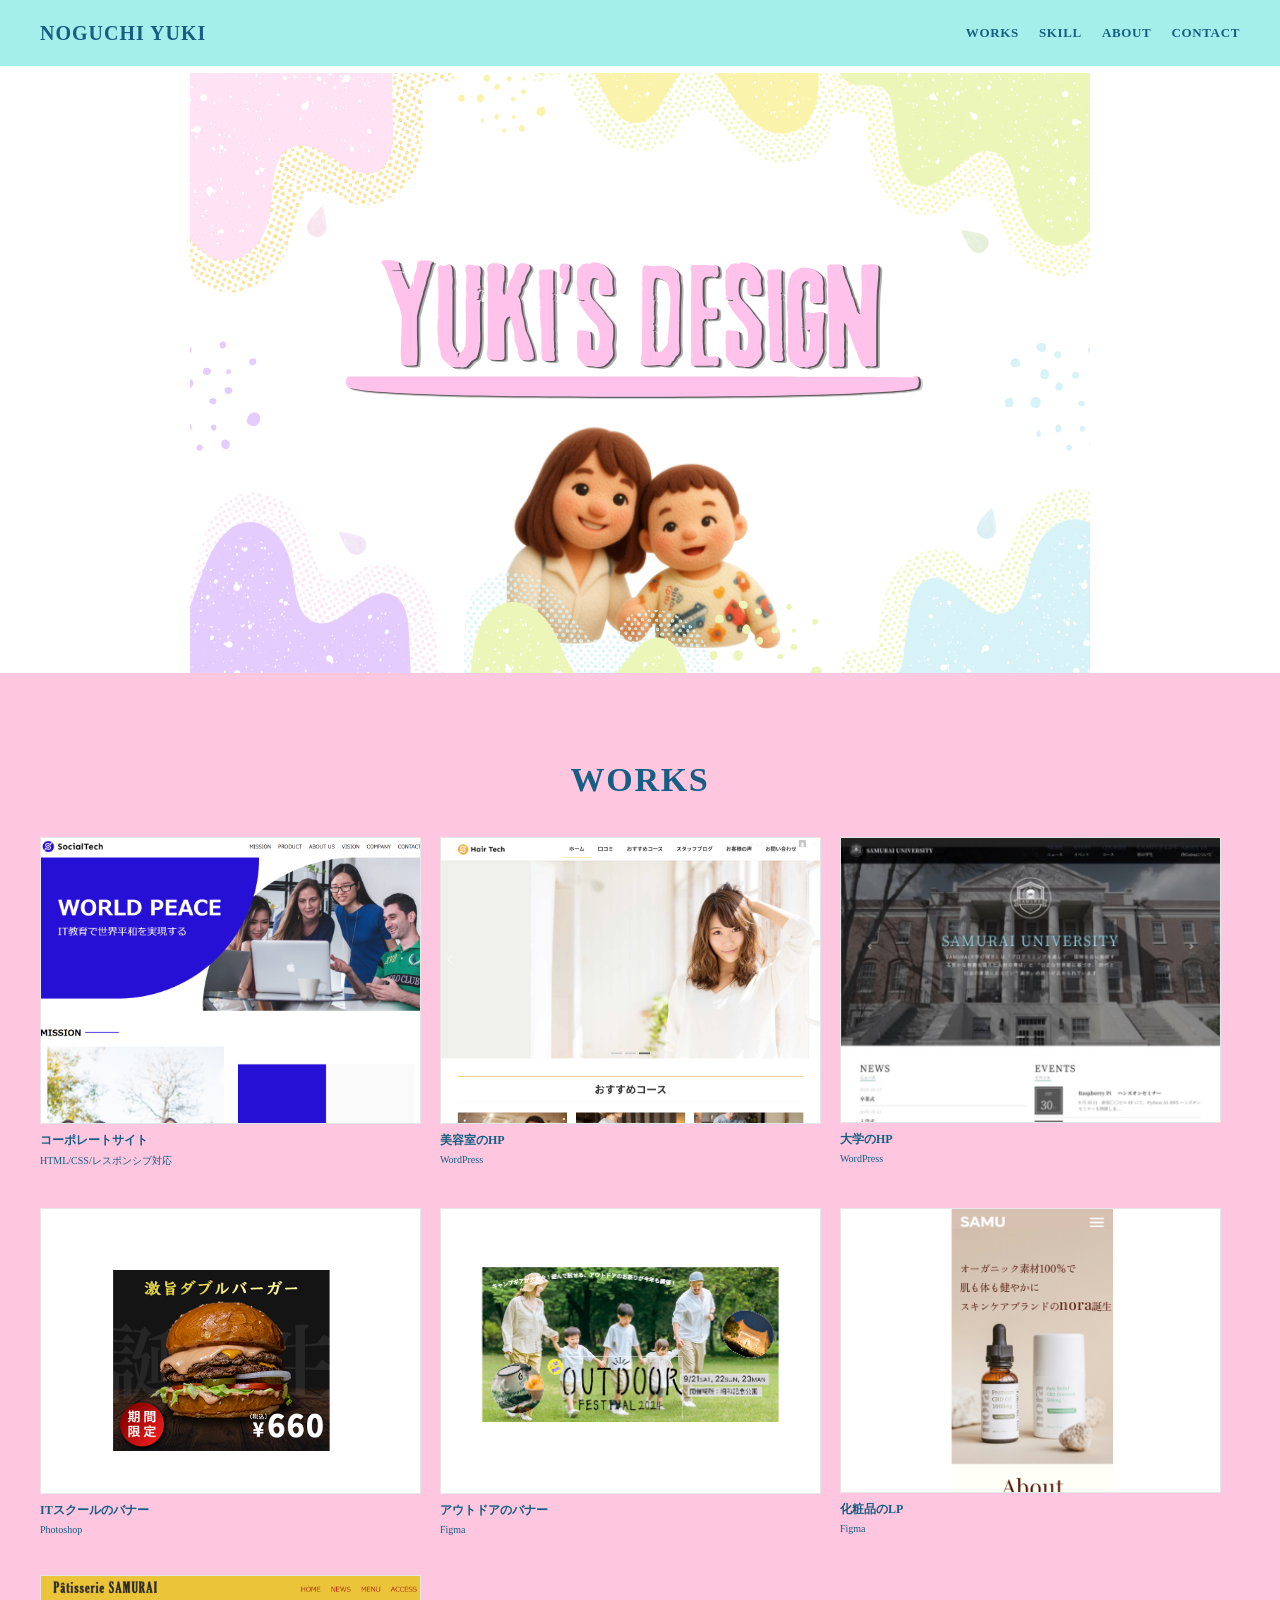
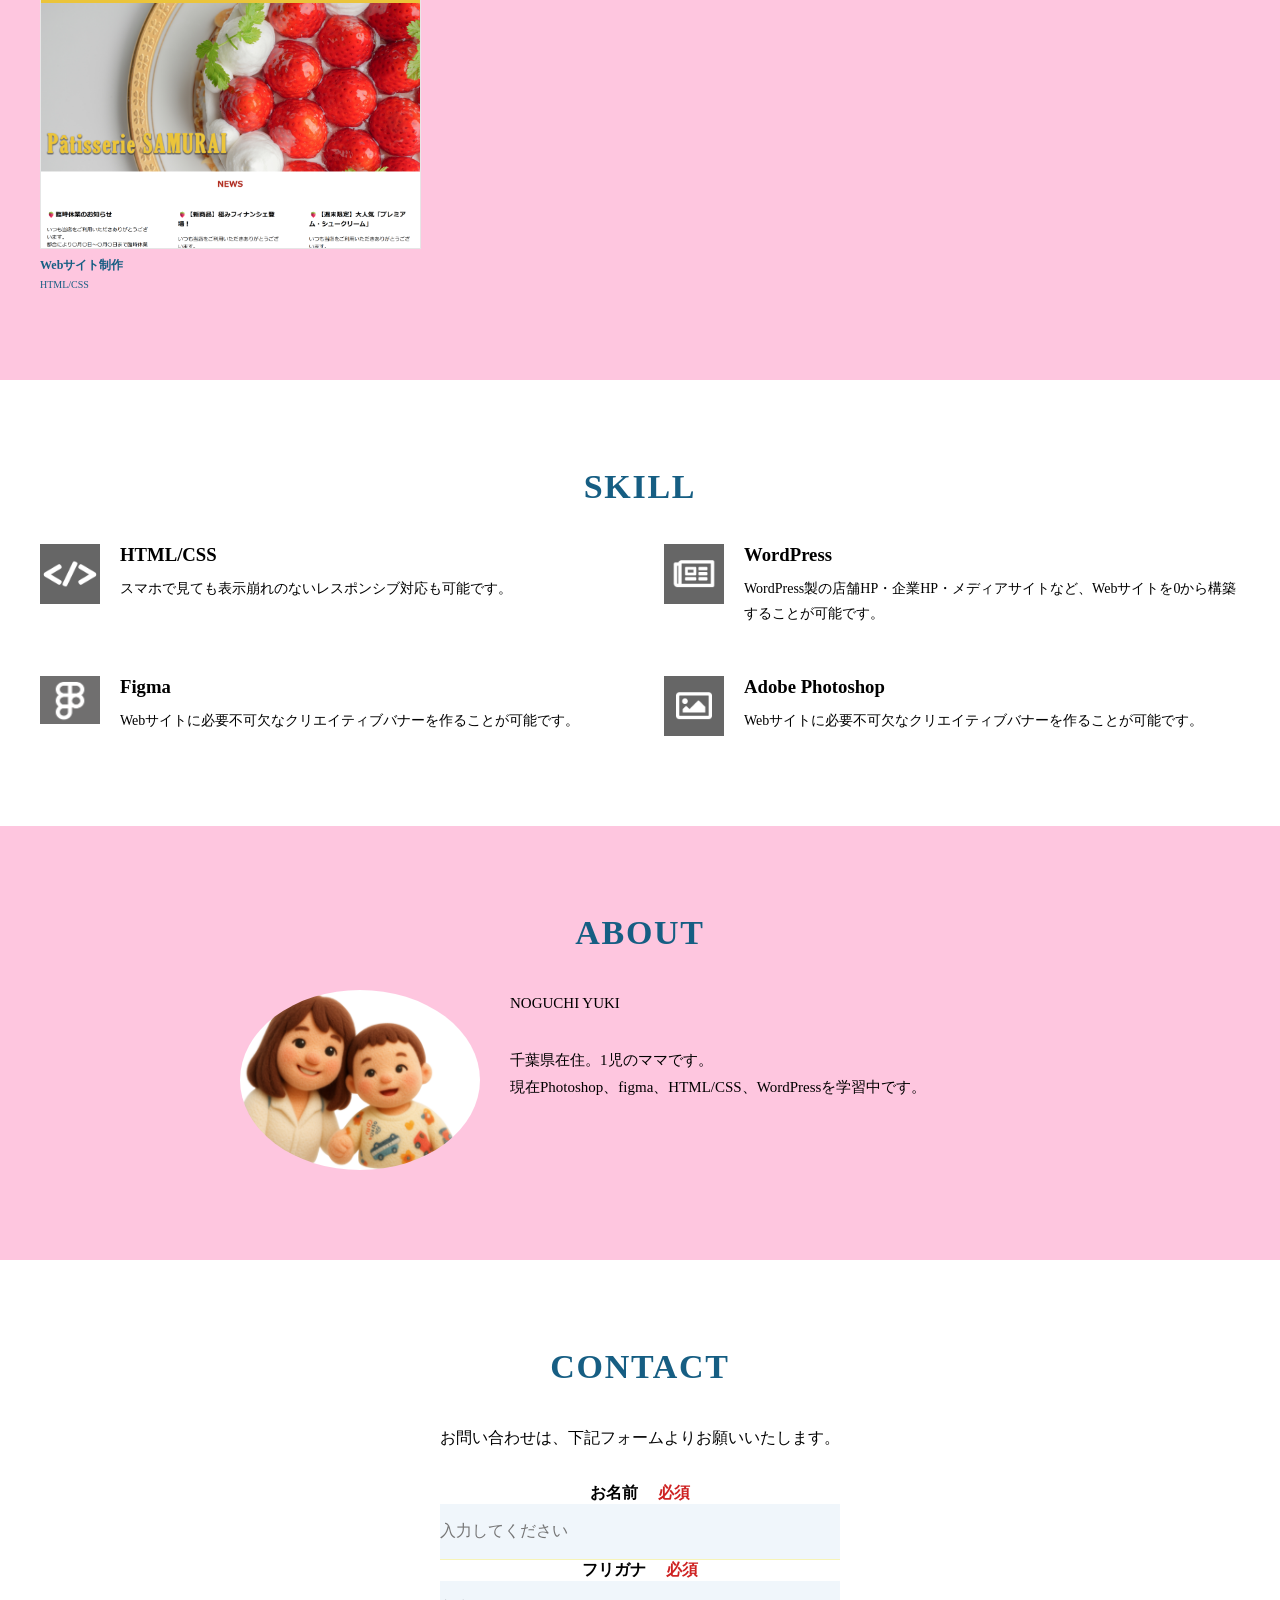
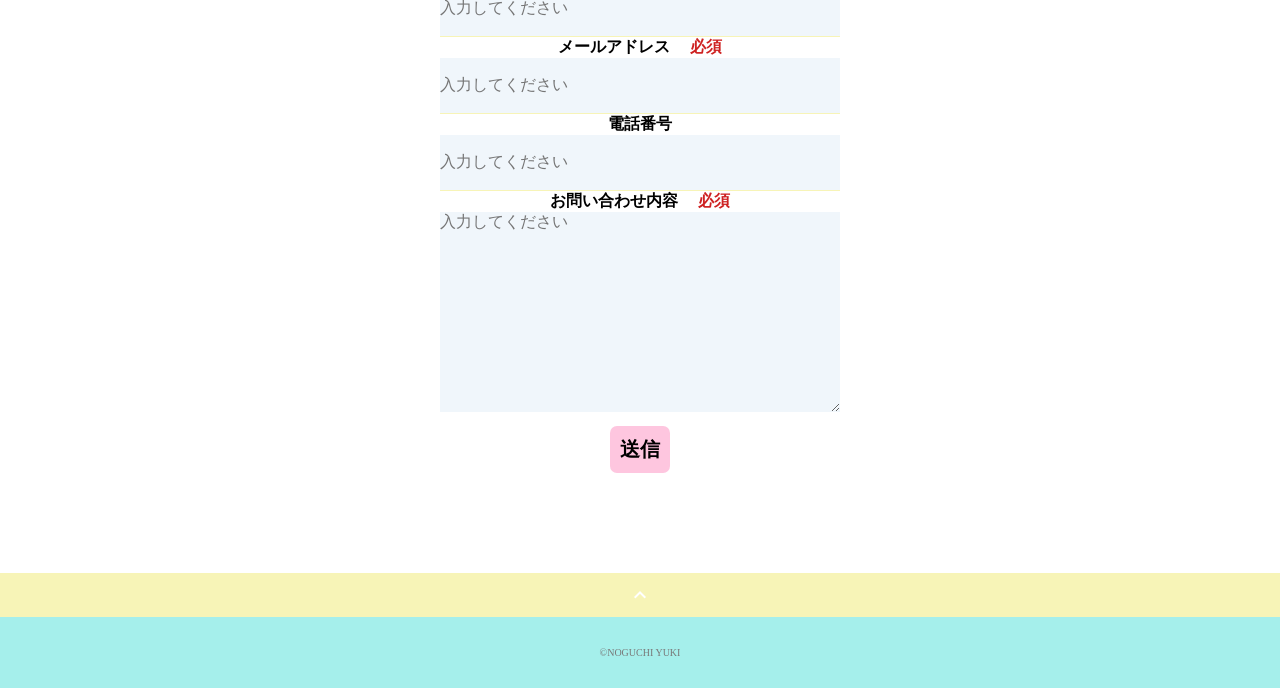
<file: index.html>
<!DOCTYPE html>
<html>
<head>
  <meta charset="utf-8">
  <meta name="viewport" content="width=device-width, initial-scale=1.0, maximum-scale=1.0, minimum-scale=1.0">
  <title>YUKI ポートフォリオ</title>
  <link rel="preconnect" href="https://fonts.googleapis.com">
  <link rel="preconnect" href="https://fonts.gstatic.com" crossorigin>
  <link href="https://fonts.googleapis.com/css2?family=Chewy&family=M+PLUS+U:wght@100..900&family=Winky+Rough:ital,wght@0,300..900;1,300..900&display=swap" rel="stylesheet">
  <link href="https://fonts.googleapis.com/css?family=Material+Icons+Outlined" rel="stylesheet">
  <link href="css/ress.css" media="all" rel="stylesheet" type="text/css" />
  <link href="css/style.css" media="all" rel="stylesheet" type="text/css" />
</head>

<body>
  <div class="wrapper">
    
    <!-- header -->
    <header class="header ">
      <div class="container">
        <h1 class="header-logo">
          <a href="#">NOGUCHI YUKI</a>
        </h1>
        <nav class="gnav">
          <ul class="gnav-list">
            <li class="gnav-item"><a href="#works">WORKS</a></li>
            <li class="gnav-item"><a href="#skill">SKILL</a></li>
            <li class="gnav-item"><a href="#about">ABOUT</a></li>
            <li class="gnav-item"><a href="#contact">CONTACT</a></li>
          </ul>
        </nav>
      </div>
    </header>
    <!-- /header -->

    <main class="content">

      <!-- mv -->
      <div class="mv">
        <div class="mv-container">
          <img src="img/main.png" alt="">
        </div>
      </div>
      <!-- /mv -->

      <!-- works -->
      <section class="works section" id="works">
        <div class="container">
          <h2 class="title">WORKS</h2>
          <div class="works-list">
            <a class="works-item" href="works-1.html">
              <div class="works-img"><img src="img/works/html1.png" alt="html1" /></div>
              <p class="works-name">コーポレートサイト</p>
              <p class="works-info">HTML/CSS/レスポンシブ対応</p>
            </a>
          
            <a class="works-item" href="works-3.html">
              <div class="works-img"><img src="img/works/wordpress1.png" alt="WordPress" /></div>
              <p class="works-name">美容室のHP</p>
              <p class="works-info">WordPress</p>
            </a>
            <a class="works-item" href="works-6.html">
              <div class="works-img"><img src="img/works/wordpress2.png" alt="WordPress2" /></div>
              <p class="works-name">大学のHP</p>
              <p class="works-info">WordPress</p>
            </a>
            <a class="works-item" href="works-4.html">
              <div class="works-img"><img src="img/works/photoshop.png" alt="Photoshop" /></div>
              <p class="works-name">ITスクールのバナー</p>
              <p class="works-info">Photoshop</p>
            </a>
            <a class="works-item" href="works-2.html">
              <div class="works-img"><img src="img/works/figma2.png" alt="photoshop" /></div>
              <p class="works-name">アウトドアのバナー</p>
              <p class="works-info">Figma</p>
            </a>
            <a class="works-item" href="works-5.html">
              <div class="works-img"><img src="img/works/figma.png" alt="Figma" /></div>
              <p class="works-name">化粧品のLP</p>
              <p class="works-info">Figma</p>
            </a>

            <a class="works-item" href="works-7.html">
              <div class="works-img"><img src="img/works/web.png" alt="Webサイト" /></div>
              <p class="works-name">Webサイト制作</p>
              <p class="works-info">HTML/CSS</p>
            </a>
            
          </div>
        </div>
      </section>
      <!-- /works -->

      <!-- skill -->
      <section class="skill section" id="skill">
        <div class="container">
          <h2 class="title">SKILL</h2>
          <div class="skill-list">
            <div class="skill-item">
              <p class="skill-img"><img src="img/skills/html.png" alt="html"></p>
              <div class="skill-body">
                <h3 class="skill-name">HTML/CSS</h3>
                <p class="skill-text">
                  スマホで見ても表示崩れのないレスポンシブ対応も可能です。</p>
              </div>
            </div>
            <div class="skill-item">
              <p class="skill-img"><img src="img/skills/wordpress.png" alt="wordpress"></p>
              <div class="skill-body">
                <h3 class="skill-name">WordPress</h3>
                <p class="skill-text">
                  WordPress製の店舗HP・企業HP・メディアサイトなど、Webサイトを0から構築することが可能です。</p>
              </div>
            </div>
            <div class="skill-item">
              <p class="skill-img"><img src="img/skills/figma.png" alt="javascript"></p>
              <div class="skill-body">
                <h3 class="skill-name">Figma</h3>
                <p class="skill-text">
                  Webサイトに必要不可欠なクリエイティブバナーを作ることが可能です。</p>
              </div>
            </div>
            <div class="skill-item">
              <p class="skill-img"><img src="img/skills/photoshop.png" alt="photoshop"></p>
              <div class="skill-body">
                <h3 class="skill-name">Adobe Photoshop</h3>
                <p class="skill-text">
                  Webサイトに必要不可欠なクリエイティブバナーを作ることが可能です。</p>
              </div>
            </div>
            
          </div>
        </div>
      </section>
      <!-- /skill -->

      <!-- about -->
      <section class="about section" id="about">
        <div class="container">
          <h2 class="title">ABOUT</h2>
          <div class="profile">
            <p class="profile-img">
              <img src="img/about.png" alt="about">
            </p>
            <div class="profile-body">
              <p>
                NOGUCHI YUKI
              </p>
              <p>
                千葉県在住。1児のママです。<br>現在Photoshop、figma、HTML/CSS、WordPressを学習中です。
              </p>
              
            </div>
          </div>
        </div>
      </section>
      <!-- /about -->

      <!-- contact -->
      <section class="contact section" id="contact">
        <div class="container">
          <h2 class="title">CONTACT</h2>
          <p class="lead">
            お問い合わせは、<br class="sp-only">下記フォームよりお願いいたします。
          </p>


          <form>
            <div>
            <div class="contact-heading">
              <label class="contact-label">お名前<span class="contact-span">必須</span></label>
            </div>
            <div>
              <input type="text" name="name" placeholder="入力してください" class="contact-textbox">
            </div>
          </div>
          <div>
            <div class="contact-heading">
              <label class="contact-label">フリガナ<span class="contact-span">必須</span></label>
            </div>
            <div>
              <input type="text" name="hurigana" placeholder="入力してください" class="contact-textbox">
            </div>
          </div>
          <div>
            <div class="contact-heading">
              <label class="contact-label">メールアドレス<span class="contact-span">必須</span></label>
            </div>
            <div>
              <input type="text" name="email" placeholder="入力してください" class="contact-textbox">
            </div>
          </div>
          <div>
            <div class="contact-heading">
              <label class="contact-label">電話番号</label>
            </div>
            <div>
              <input type="text" name="tel" placeholder="入力してください" class="contact-textbox">
            </div>
          </div>
          <div>
            <div class="contact-heading">
              <label class="contact-label">お問い合わせ内容<span class="contact-span">必須</span></label>
            </div>
            <div>
              <textarea class="contact-textarea" placeholder="入力してください" name="message"></textarea>
            </div>
          </div>
          <div>
               
            <input type="submit" value="送信"  class="btn-submit">
          </form>
          
        </div>
      </section>
     
      <!-- /contact -->
      <div class="page-top" id="js-page-top">
        <span class="material-icons-outlined">expand_less</span>
      </div>
    </main>

    <!-- footer -->
    <footer class="footer">
      <div class="copyright">&copy;NOGUCHI YUKI</div>
    </footer>
    <!-- /footer -->

  </div>
  <script src="https://ajax.googleapis.com/ajax/libs/jquery/3.6.0/jquery.min.js"></script>
  <script type='text/javascript' src="js/script.js"></script>
</body>
</html>
</file>
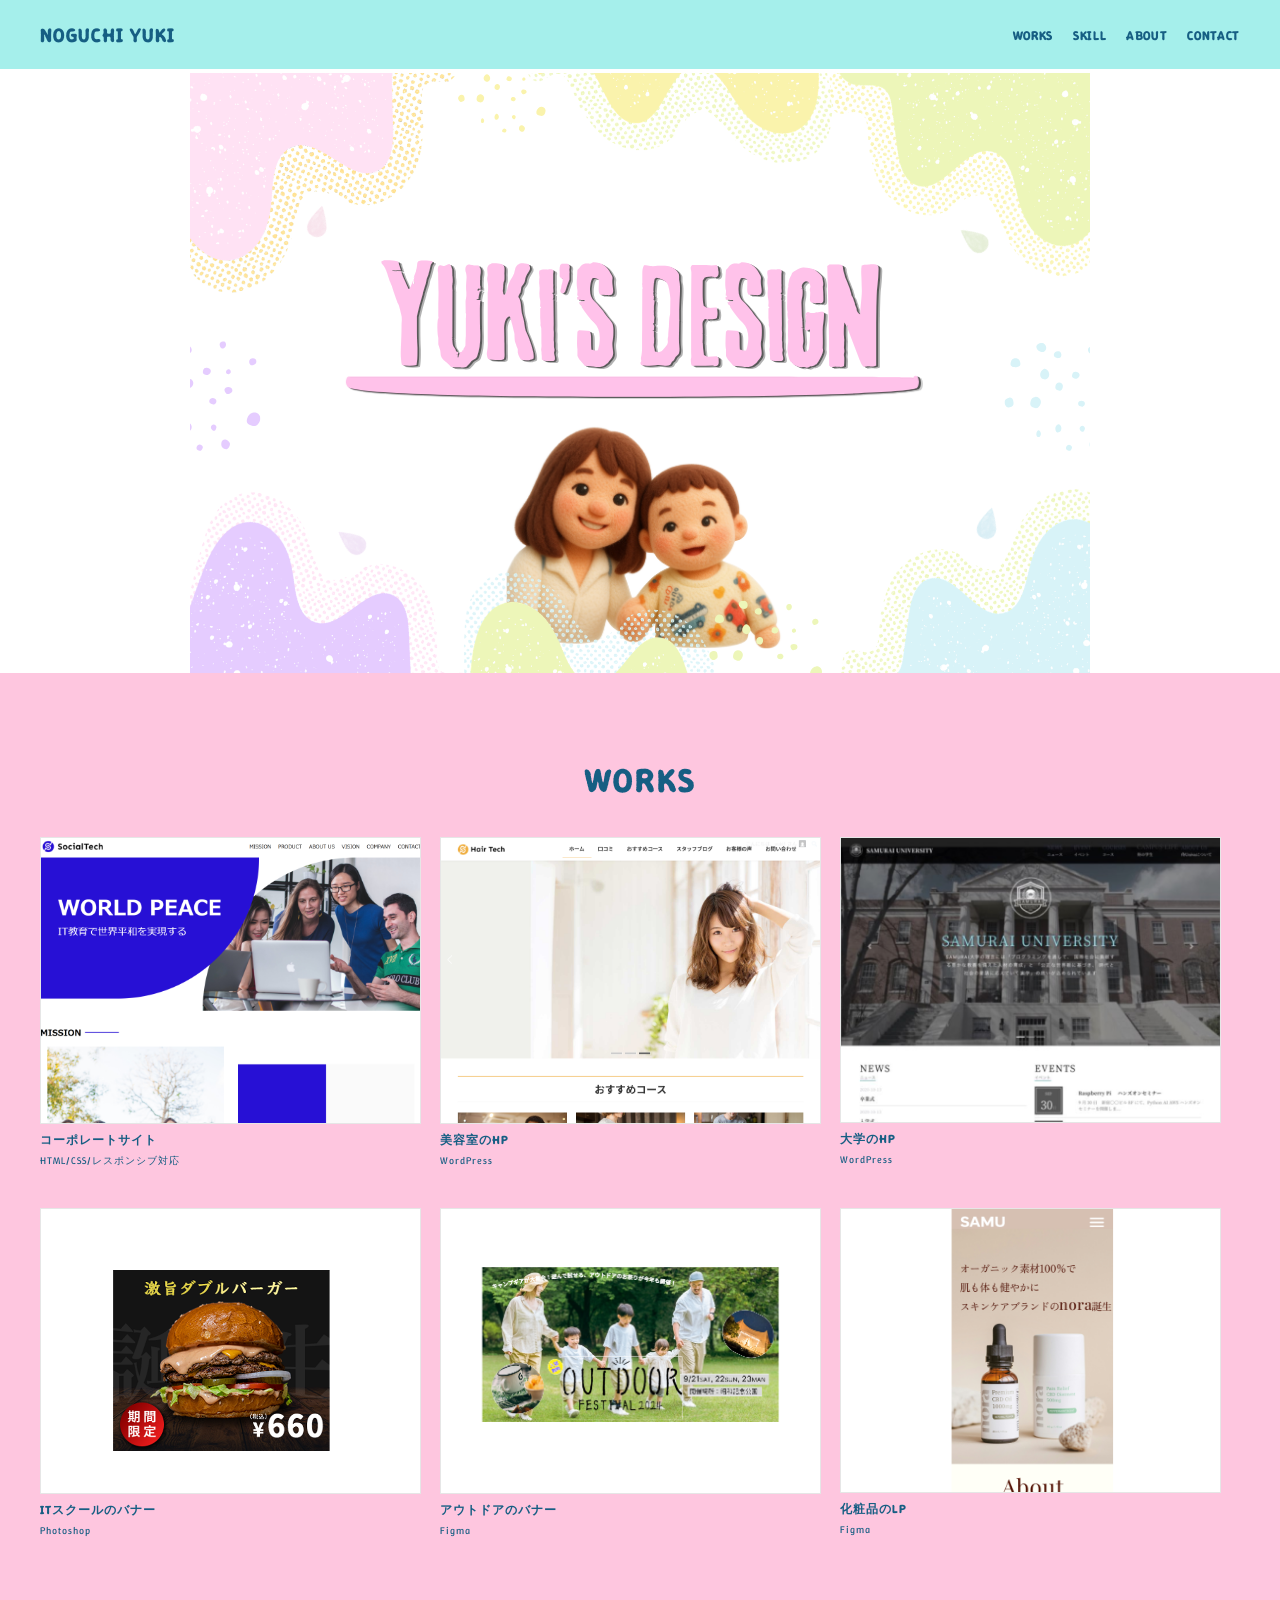
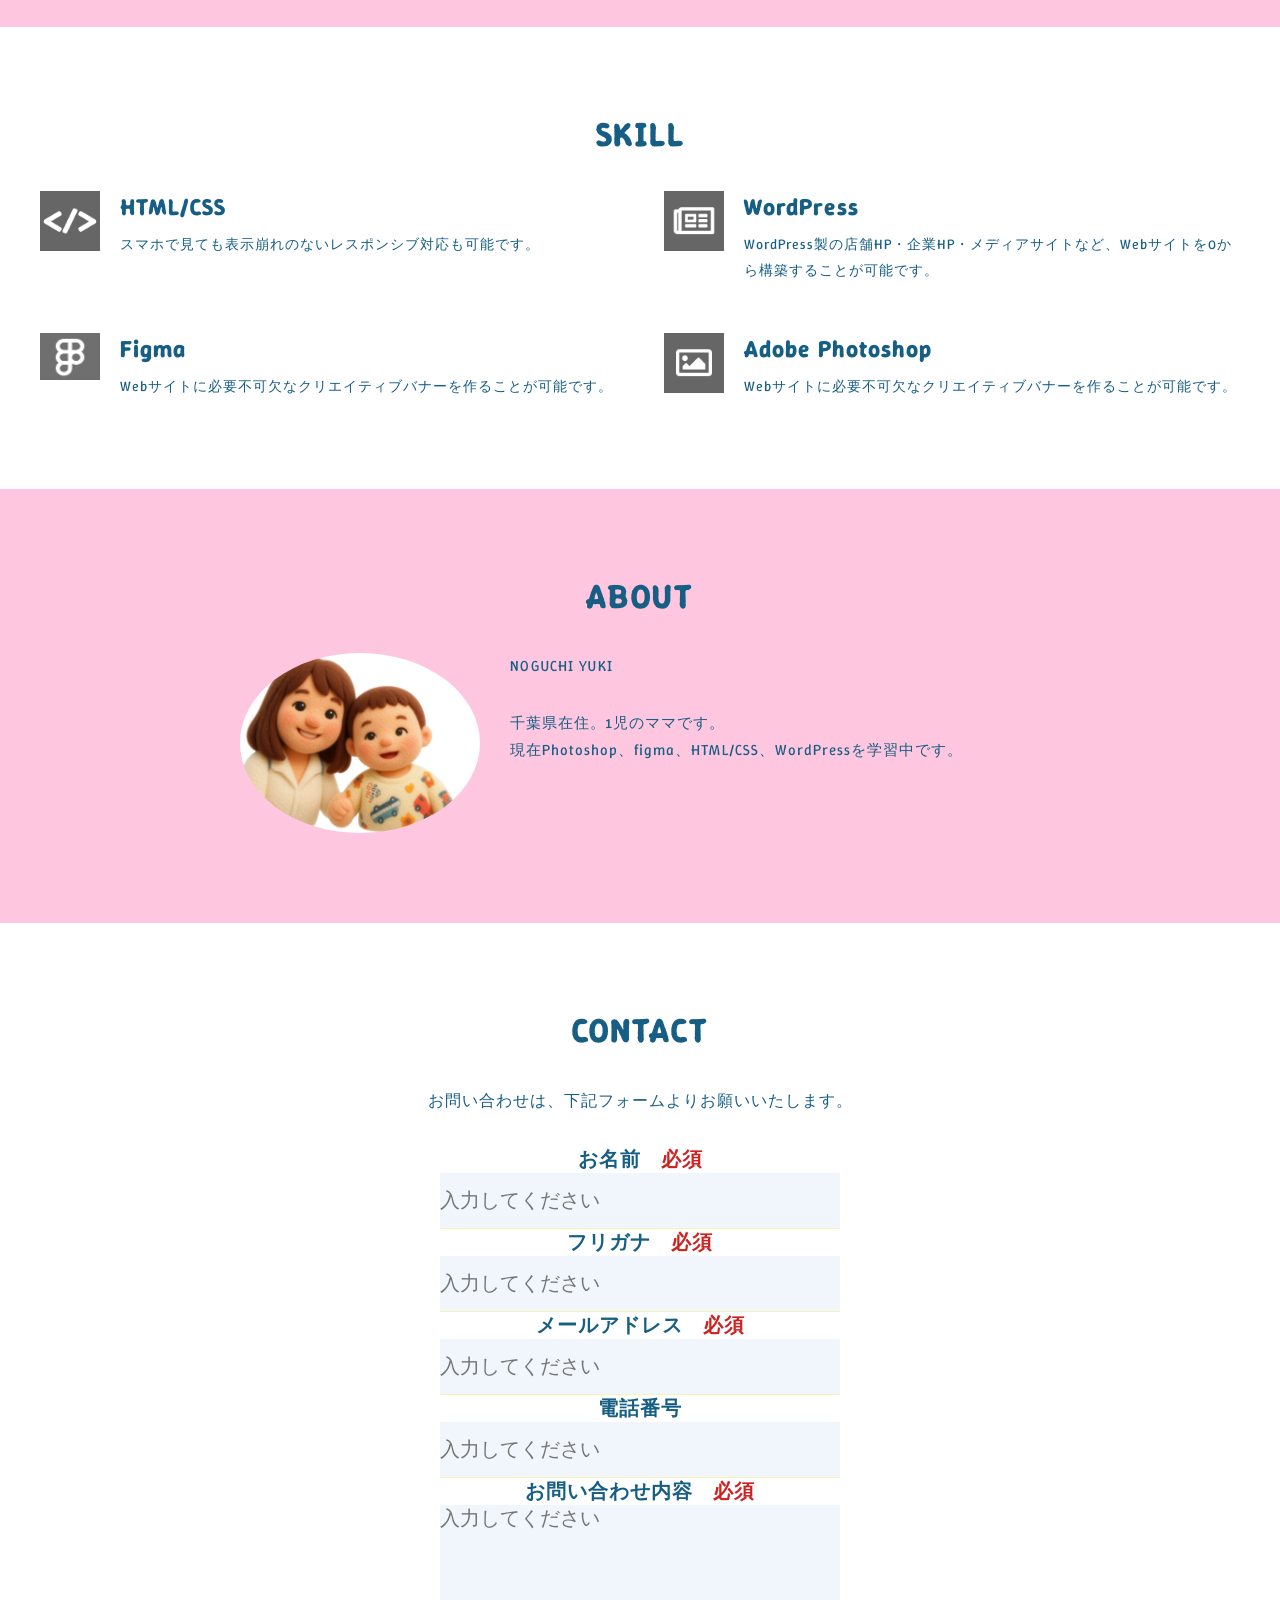
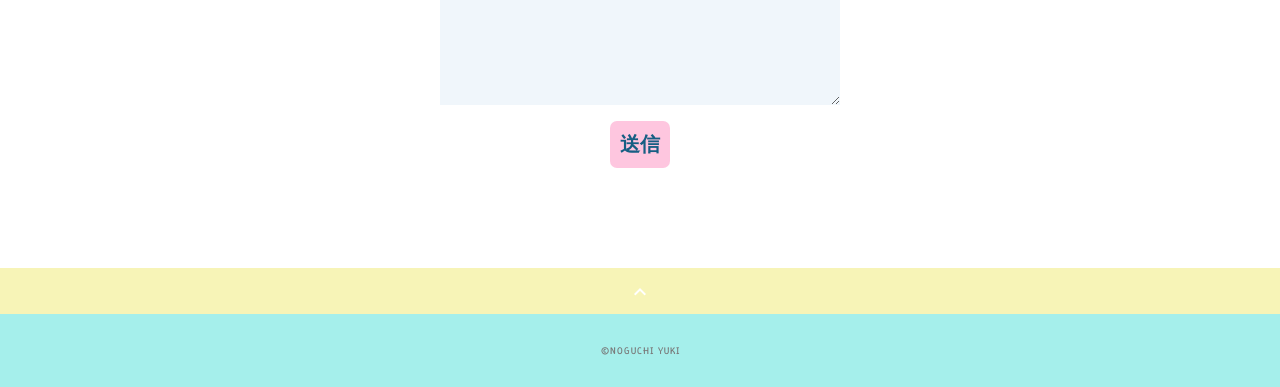
<file: portfolio/index.html>
<!DOCTYPE html>
<html>
<head>
  <meta charset="utf-8">
  <meta name="viewport" content="width=device-width, initial-scale=1.0, maximum-scale=1.0, minimum-scale=1.0">
  <title>YUKI ポートフォリオ</title>
  <link rel="preconnect" href="https://fonts.googleapis.com">
  <link rel="preconnect" href="https://fonts.gstatic.com" crossorigin>
  <link href="https://fonts.googleapis.com/css2?family=Chewy&family=M+PLUS+U:wght@100..900&family=Winky+Rough:ital,wght@0,300..900;1,300..900&display=swap" rel="stylesheet">
  <link href="https://fonts.googleapis.com/css?family=Material+Icons+Outlined" rel="stylesheet">
  <link href="css/ress.css" media="all" rel="stylesheet" type="text/css" />
  <link href="css/style.css" media="all" rel="stylesheet" type="text/css" />
</head>

<body>
  <div class="wrapper">
    
    <!-- header -->
    <header class="header ">
      <div class="container">
        <h1 class="header-logo">
          <a href="#">NOGUCHI YUKI</a>
        </h1>
        <nav class="gnav">
          <ul class="gnav-list">
            <li class="gnav-item"><a href="#works">WORKS</a></li>
            <li class="gnav-item"><a href="#skill">SKILL</a></li>
            <li class="gnav-item"><a href="#about">ABOUT</a></li>
            <li class="gnav-item"><a href="#contact">CONTACT</a></li>
          </ul>
        </nav>
      </div>
    </header>
    <!-- /header -->

    <main class="content">

      <!-- mv -->
      <div class="mv">
        <div class="mv-container">
          <img src="img/main.png" alt="">
        </div>
      </div>
      <!-- /mv -->

      <!-- works -->
      <section class="works section" id="works">
        <div class="container">
          <h2 class="title">WORKS</h2>
          <div class="works-list">
            <a class="works-item" href="works-1.html">
              <div class="works-img"><img src="img/works/html1.png" alt="html1" /></div>
              <p class="works-name">コーポレートサイト</p>
              <p class="works-info">HTML/CSS/レスポンシブ対応</p>
            </a>
          
            <a class="works-item" href="works-3.html">
              <div class="works-img"><img src="img/works/wordpress1.png" alt="WordPress" /></div>
              <p class="works-name">美容室のHP</p>
              <p class="works-info">WordPress</p>
            </a>
            <a class="works-item" href="works-6.html">
              <div class="works-img"><img src="img/works/wordpress2.png" alt="WordPress2" /></div>
              <p class="works-name">大学のHP</p>
              <p class="works-info">WordPress</p>
            </a>
            <a class="works-item" href="works-4.html">
              <div class="works-img"><img src="img/works/photoshop.png" alt="Photoshop" /></div>
              <p class="works-name">ITスクールのバナー</p>
              <p class="works-info">Photoshop</p>
            </a>
            <a class="works-item" href="works-2.html">
              <div class="works-img"><img src="img/works/figma2.png" alt="photoshop" /></div>
              <p class="works-name">アウトドアのバナー</p>
              <p class="works-info">Figma</p>
            </a>
            <a class="works-item" href="works-5.html">
              <div class="works-img"><img src="img/works/figma.png" alt="Figma" /></div>
              <p class="works-name">化粧品のLP</p>
              <p class="works-info">Figma</p>
            </a>
            
          </div>
        </div>
      </section>
      <!-- /works -->

      <!-- skill -->
      <section class="skill section" id="skill">
        <div class="container">
          <h2 class="title">SKILL</h2>
          <div class="skill-list">
            <div class="skill-item">
              <p class="skill-img"><img src="img/skills/html.png" alt="html"></p>
              <div class="skill-body">
                <h3 class="skill-name">HTML/CSS</h3>
                <p class="skill-text">
                  スマホで見ても表示崩れのないレスポンシブ対応も可能です。</p>
              </div>
            </div>
            <div class="skill-item">
              <p class="skill-img"><img src="img/skills/wordpress.png" alt="wordpress"></p>
              <div class="skill-body">
                <h3 class="skill-name">WordPress</h3>
                <p class="skill-text">
                  WordPress製の店舗HP・企業HP・メディアサイトなど、Webサイトを0から構築することが可能です。</p>
              </div>
            </div>
            <div class="skill-item">
              <p class="skill-img"><img src="img/skills/figma.png" alt="javascript"></p>
              <div class="skill-body">
                <h3 class="skill-name">Figma</h3>
                <p class="skill-text">
                  Webサイトに必要不可欠なクリエイティブバナーを作ることが可能です。</p>
              </div>
            </div>
            <div class="skill-item">
              <p class="skill-img"><img src="img/skills/photoshop.png" alt="photoshop"></p>
              <div class="skill-body">
                <h3 class="skill-name">Adobe Photoshop</h3>
                <p class="skill-text">
                  Webサイトに必要不可欠なクリエイティブバナーを作ることが可能です。</p>
              </div>
            </div>
            
          </div>
        </div>
      </section>
      <!-- /skill -->

      <!-- about -->
      <section class="about section" id="about">
        <div class="container">
          <h2 class="title">ABOUT</h2>
          <div class="profile">
            <p class="profile-img">
              <img src="img/about.png" alt="about">
            </p>
            <div class="profile-body">
              <p>
                NOGUCHI YUKI
              </p>
              <p>
                千葉県在住。1児のママです。<br>現在Photoshop、figma、HTML/CSS、WordPressを学習中です。
              </p>
              
            </div>
          </div>
        </div>
      </section>
      <!-- /about -->

      <!-- contact -->
      <section class="contact section" id="contact">
        <div class="container">
          <h2 class="title">CONTACT</h2>
          <p class="lead">
            お問い合わせは、<br class="sp-only">下記フォームよりお願いいたします。
          </p>


          <form>
            <div>
            <div class="contact-heading">
              <label class="contact-label">お名前<span class="contact-span">必須</span></label>
            </div>
            <div>
              <input type="text" name="name" placeholder="入力してください" class="contact-textbox">
            </div>
          </div>
          <div>
            <div class="contact-heading">
              <label class="contact-label">フリガナ<span class="contact-span">必須</span></label>
            </div>
            <div>
              <input type="text" name="hurigana" placeholder="入力してください" class="contact-textbox">
            </div>
          </div>
          <div>
            <div class="contact-heading">
              <label class="contact-label">メールアドレス<span class="contact-span">必須</span></label>
            </div>
            <div>
              <input type="text" name="email" placeholder="入力してください" class="contact-textbox">
            </div>
          </div>
          <div>
            <div class="contact-heading">
              <label class="contact-label">電話番号</label>
            </div>
            <div>
              <input type="text" name="tel" placeholder="入力してください" class="contact-textbox">
            </div>
          </div>
          <div>
            <div class="contact-heading">
              <label class="contact-label">お問い合わせ内容<span class="contact-span">必須</span></label>
            </div>
            <div>
              <textarea class="contact-textarea" placeholder="入力してください" name="message"></textarea>
            </div>
          </div>
          <div>
               
            <input type="submit" value="送信"  class="btn-submit">
          </form>
          
        </div>
      </section>
     
      <!-- /contact -->
      <div class="page-top" id="js-page-top">
        <span class="material-icons-outlined">expand_less</span>
      </div>
    </main>

    <!-- footer -->
    <footer class="footer">
      <div class="copyright">&copy;NOGUCHI YUKI</div>
    </footer>
    <!-- /footer -->

  </div>
  <script src="https://ajax.googleapis.com/ajax/libs/jquery/3.6.0/jquery.min.js"></script>
  <script type='text/javascript' src="js/script.js"></script>
</body>
</html>
</file>
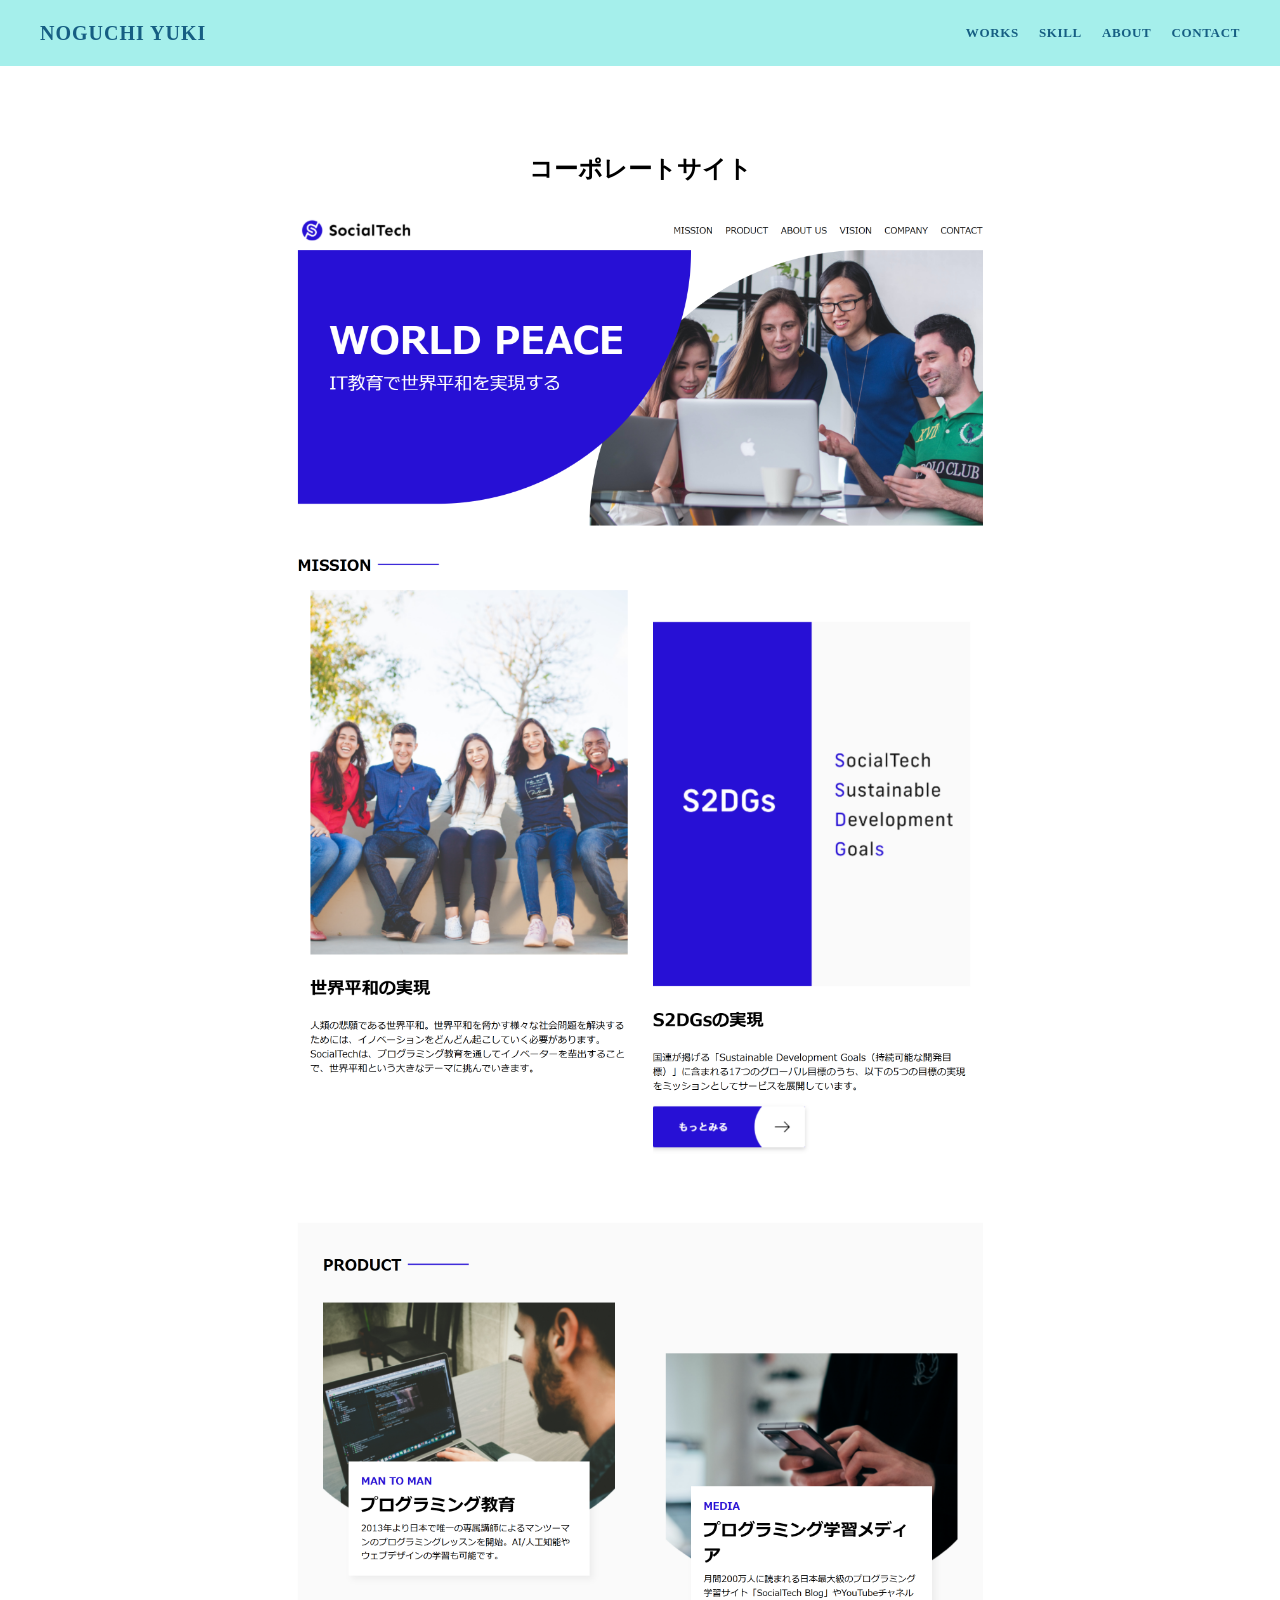
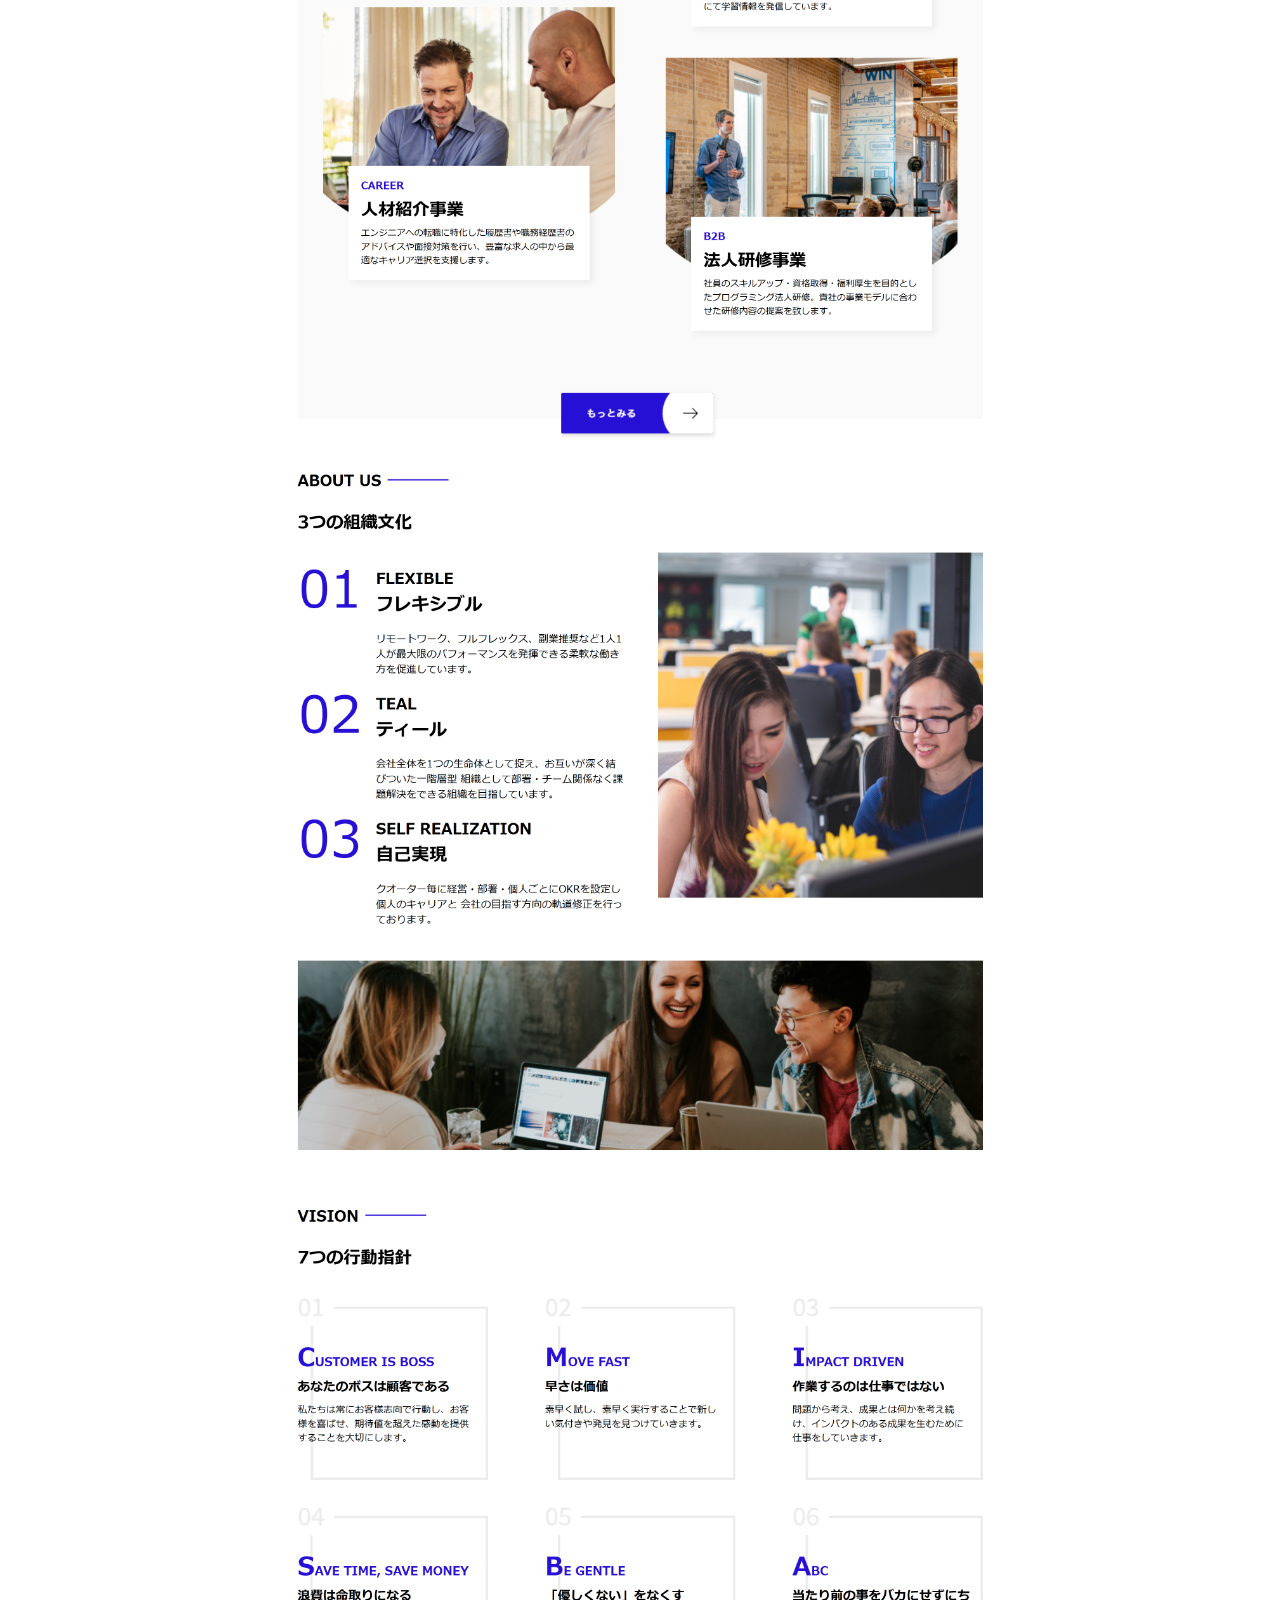
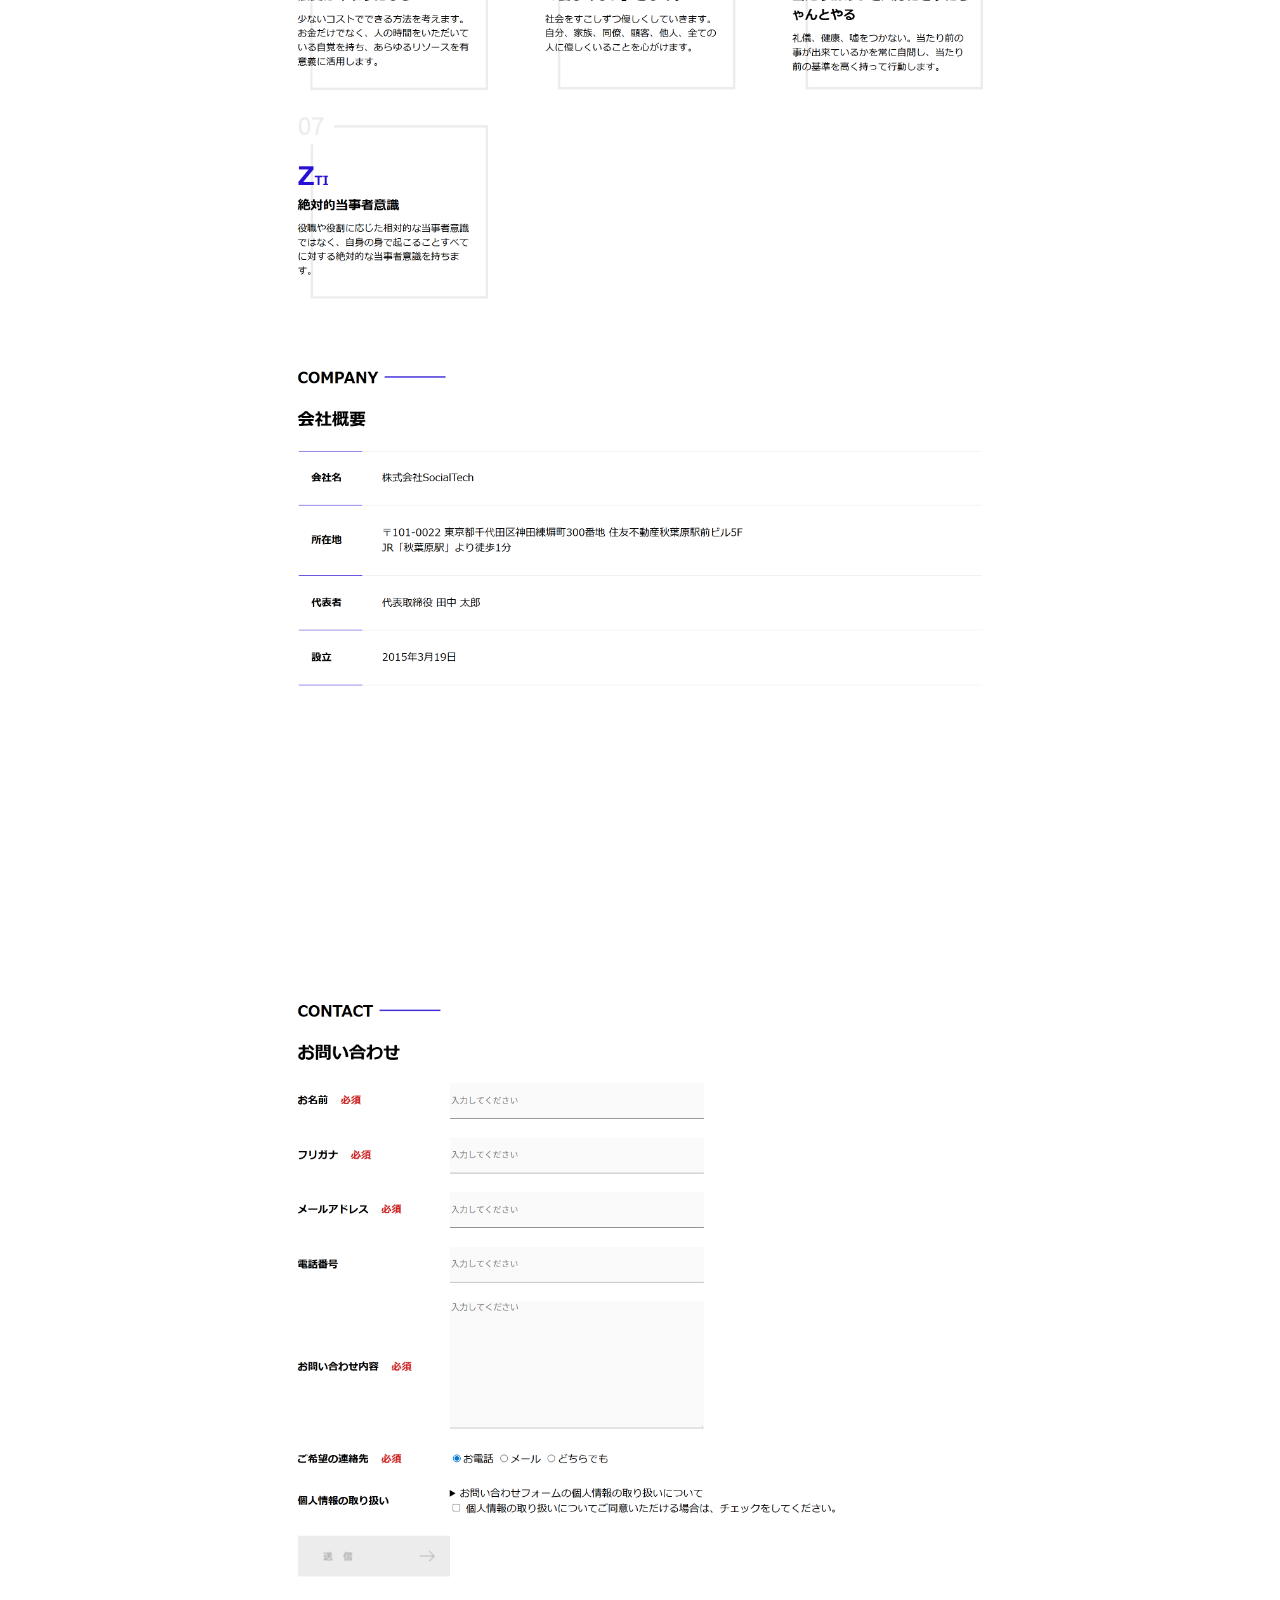
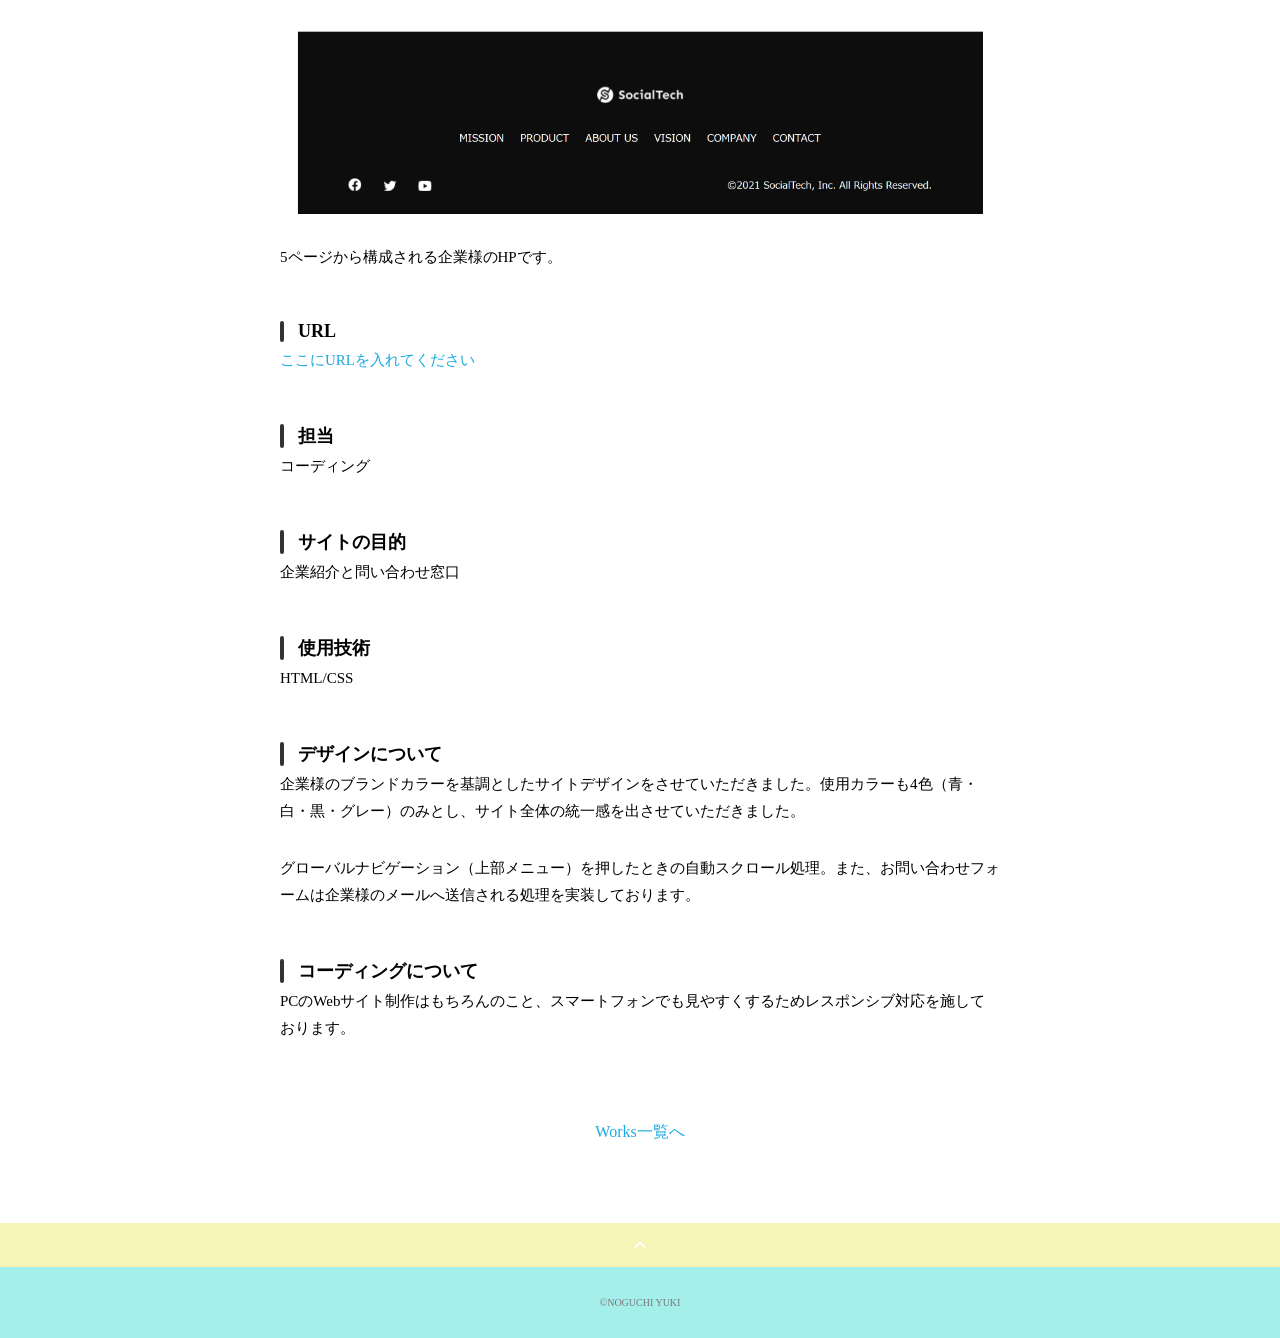
<file: works-1.html>
<!DOCTYPE html>
<html>
<head>
  <meta charset="utf-8">
  <meta name="viewport" content="width=device-width, initial-scale=1.0, maximum-scale=1.0, minimum-scale=1.0">
  <title>NOGUCHI YUKI ポートフォリオ</title>
  <link rel="preconnect" href="https://fonts.gstatic.com">
  <link href="https://fonts.googleapis.com/css2?family=Montserrat:wght@400;700&display=swap" rel="stylesheet">
  <link href="https://fonts.googleapis.com/css?family=Material+Icons+Outlined" rel="stylesheet">
  <link href="css/ress.css" media="all" rel="stylesheet" type="text/css" />
  <link href="css/style.css" media="all" rel="stylesheet" type="text/css" />
</head>

<body>
  <div class="wrapper">

    <!-- header -->
    <header class="header ">
      <div class="container">
        <h1 class="header-logo">
          <a href="index.html">NOGUCHI YUKI</a>
        </h1>
        <nav class="gnav">
          <ul class="gnav-list">
            <li class="gnav-item"><a href="index.html#works">WORKS</a></li>
            <li class="gnav-item"><a href="index.html#skill">SKILL</a></li>
            <li class="gnav-item"><a href="index.html#about">ABOUT</a></li>
            <li class="gnav-item"><a href="index.html#contact">CONTACT</a></li>
          </ul>
        </nav>
      </div>
    </header>
    <!-- /header -->

    <main class="content">

      <article class="article">
        <div class="article-container">
          <h2 class="article-title">コーポレートサイト</h2>
          <div class="article-body">
            <p>
              <img src="img/works-detail/works-1.png" alt="">
            </p>
            <p>
              5ページから構成される企業様のHPです。
            </p>
            <h3>URL</h3>
            <p><a href="" target="_blank" rel="noopener">ここにURLを入れてください</a></p>
            <h3>担当</h3>
            <p>コーディング</p>
            <h3>サイトの目的</h3>
            <p>企業紹介と問い合わせ窓口</p>
            <h3>使用技術</h3>
            <p>HTML/CSS</p>
            <h3>デザインについて</h3>
            <p>
              企業様のブランドカラーを基調としたサイトデザインをさせていただきました。使用カラーも4色（青・白・黒・グレー）のみとし、サイト全体の統一感を出させていただきました。
            </p>
            <p>
              グローバルナビゲーション（上部メニュー）を押したときの自動スクロール処理。また、お問い合わせフォームは企業様のメールへ送信される処理を実装しております。
            </p>
            <h3>コーディングについて</h3>
            <p>
              PCのWebサイト制作はもちろんのこと、スマートフォンでも見やすくするためレスポンシブ対応を施しております。
            </p>
          </div>
          <div class="home-link">
            <a href="index.html#works">Works一覧へ</a>
          </div>
        </div>
      </article>

      <div class="page-top" id="js-page-top">
        <span class="material-icons-outlined">expand_less</span>
      </div>
    </main>

    <!-- footer -->
    <footer class="footer">
      <div class="copyright">&copy;NOGUCHI YUKI</div>
    </footer>
    <!-- /footer -->

  </div>
  <script src="https://ajax.googleapis.com/ajax/libs/jquery/3.6.0/jquery.min.js"></script>
  <script type='text/javascript' src="js/script.js"></script>
</body>
</html>
</file>
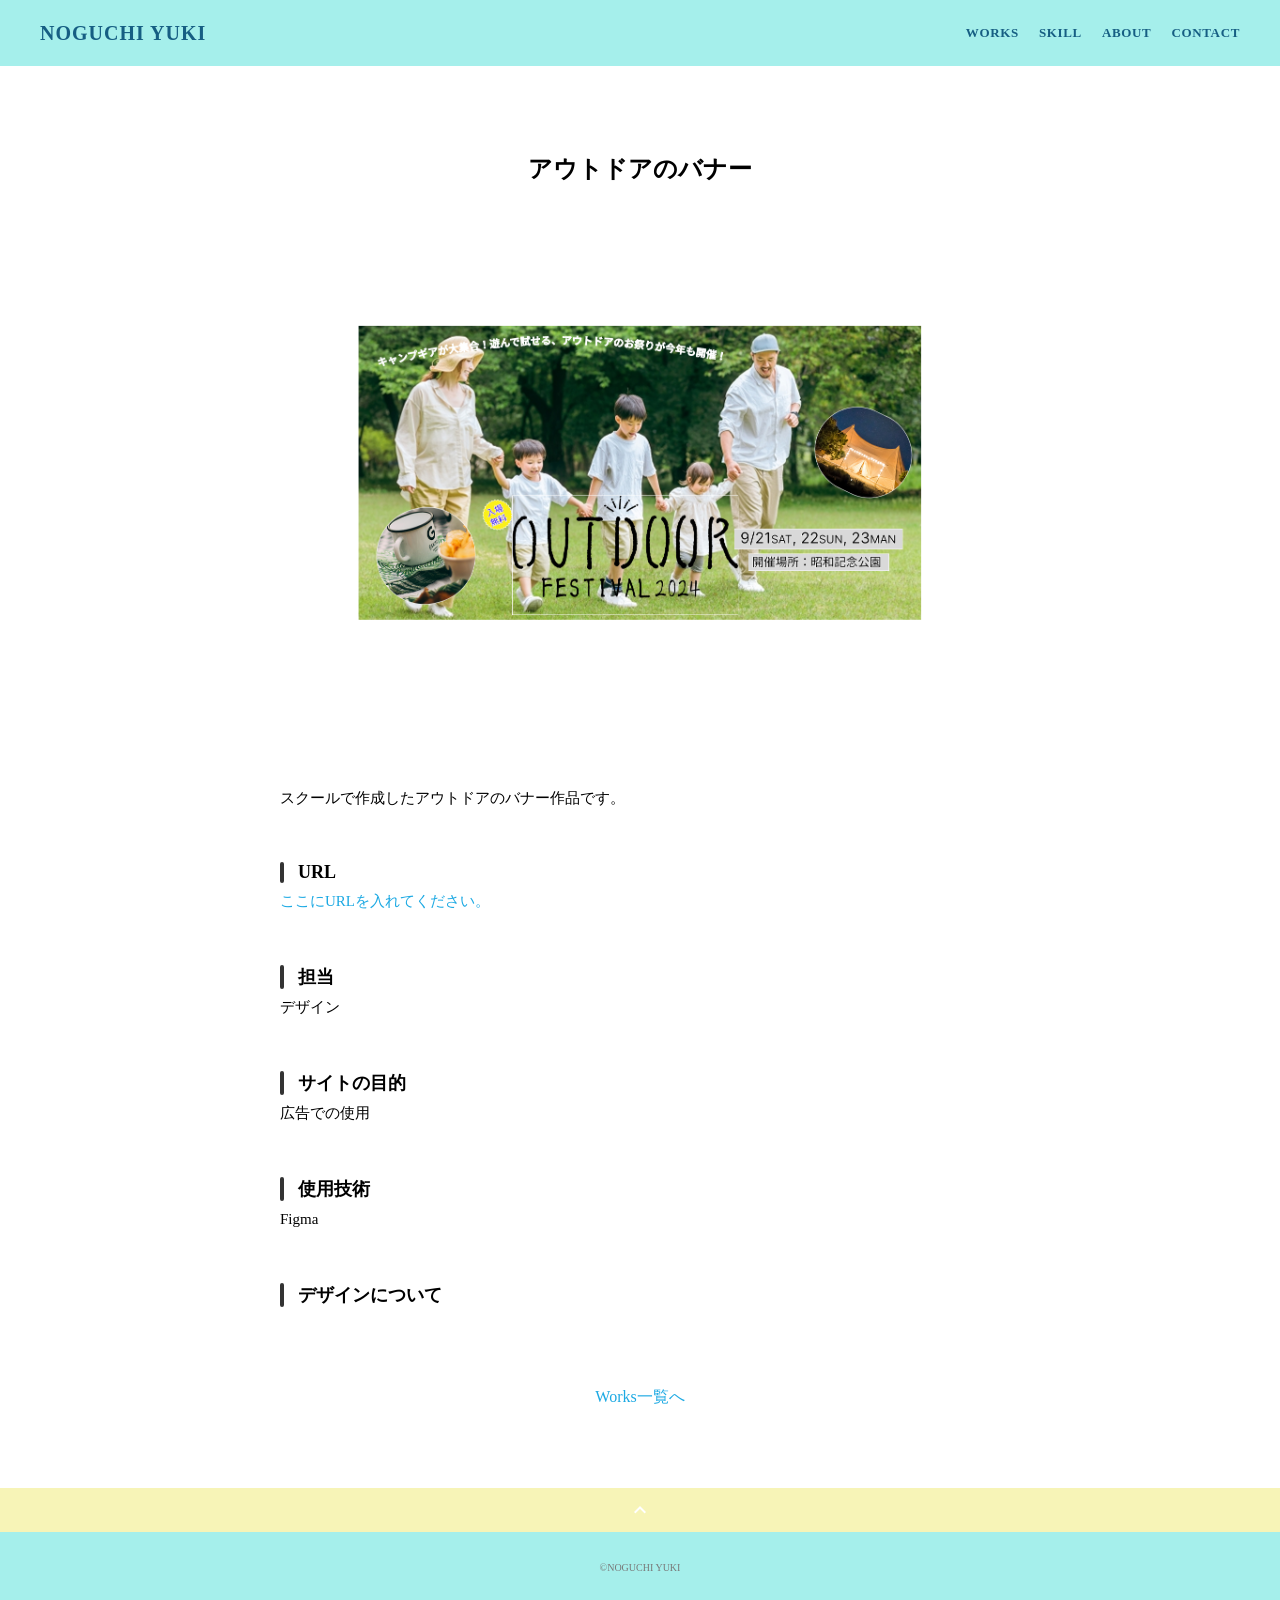
<file: works-2.html>
<!DOCTYPE html>
<html>
<head>
  <meta charset="utf-8">
  <meta name="viewport" content="width=device-width, initial-scale=1.0, maximum-scale=1.0, minimum-scale=1.0">
  <title>NOGUCHI YUKI ポートフォリオ</title>
  <link rel="preconnect" href="https://fonts.gstatic.com">
  <link href="https://fonts.googleapis.com/css2?family=Montserrat:wght@400;700&display=swap" rel="stylesheet">
  <link href="https://fonts.googleapis.com/css?family=Material+Icons+Outlined" rel="stylesheet">
  <link href="css/ress.css" media="all" rel="stylesheet" type="text/css" />
  <link href="css/style.css" media="all" rel="stylesheet" type="text/css" />
</head>

<body>
  <div class="wrapper">

    <!-- header -->
    <header class="header ">
      <div class="container">
        <h1 class="header-logo">
          <a href="index.html">NOGUCHI YUKI</a>
        </h1>
        <nav class="gnav">
          <ul class="gnav-list">
            <li class="gnav-item"><a href="index.html#works">WORKS</a></li>
            <li class="gnav-item"><a href="index.html#skill">SKILL</a></li>
            <li class="gnav-item"><a href="index.html#about">ABOUT</a></li>
            <li class="gnav-item"><a href="index.html#contact">CONTACT</a></li>
          </ul>
        </nav>
      </div>
    </header>
    <!-- /header -->

    <main class="content">

      <article class="article">
        <div class="article-container">
          <h2 class="article-title">アウトドアのバナー</h2>
          <div class="article-body">
            <p>
              <img src="img/works-detail/works-2_pc.png" alt="アウトドアのバナー">
            </p>
            <p>
              スクールで作成したアウトドアのバナー作品です。
            </p>
            <h3>URL</h3>
            <p><a href="" target="_blank" rel="noopener">ここにURLを入れてください。</a></p>
            <h3>担当</h3>
            <p>デザイン</p>
            <h3>サイトの目的</h3>
            <p>広告での使用</p>
            <h3>使用技術</h3>
            <p>Figma</p>
            <h3>デザインについて</h3>
            <p>
             
            </p>
            
          </div>
          <div class="home-link">
            <a href="index.html#works">Works一覧へ</a>
          </div>
        </div>
      </article>

      <div class="page-top" id="js-page-top">
        <span class="material-icons-outlined">expand_less</span>
      </div>
    </main>

    <!-- footer -->
    <footer class="footer">
      <div class="copyright">&copy;NOGUCHI YUKI</div>
    </footer>
    <!-- /footer -->

  </div>
  <script src="https://ajax.googleapis.com/ajax/libs/jquery/3.6.0/jquery.min.js"></script>
  <script type='text/javascript' src="js/script.js"></script>
</body>
</html>
</file>
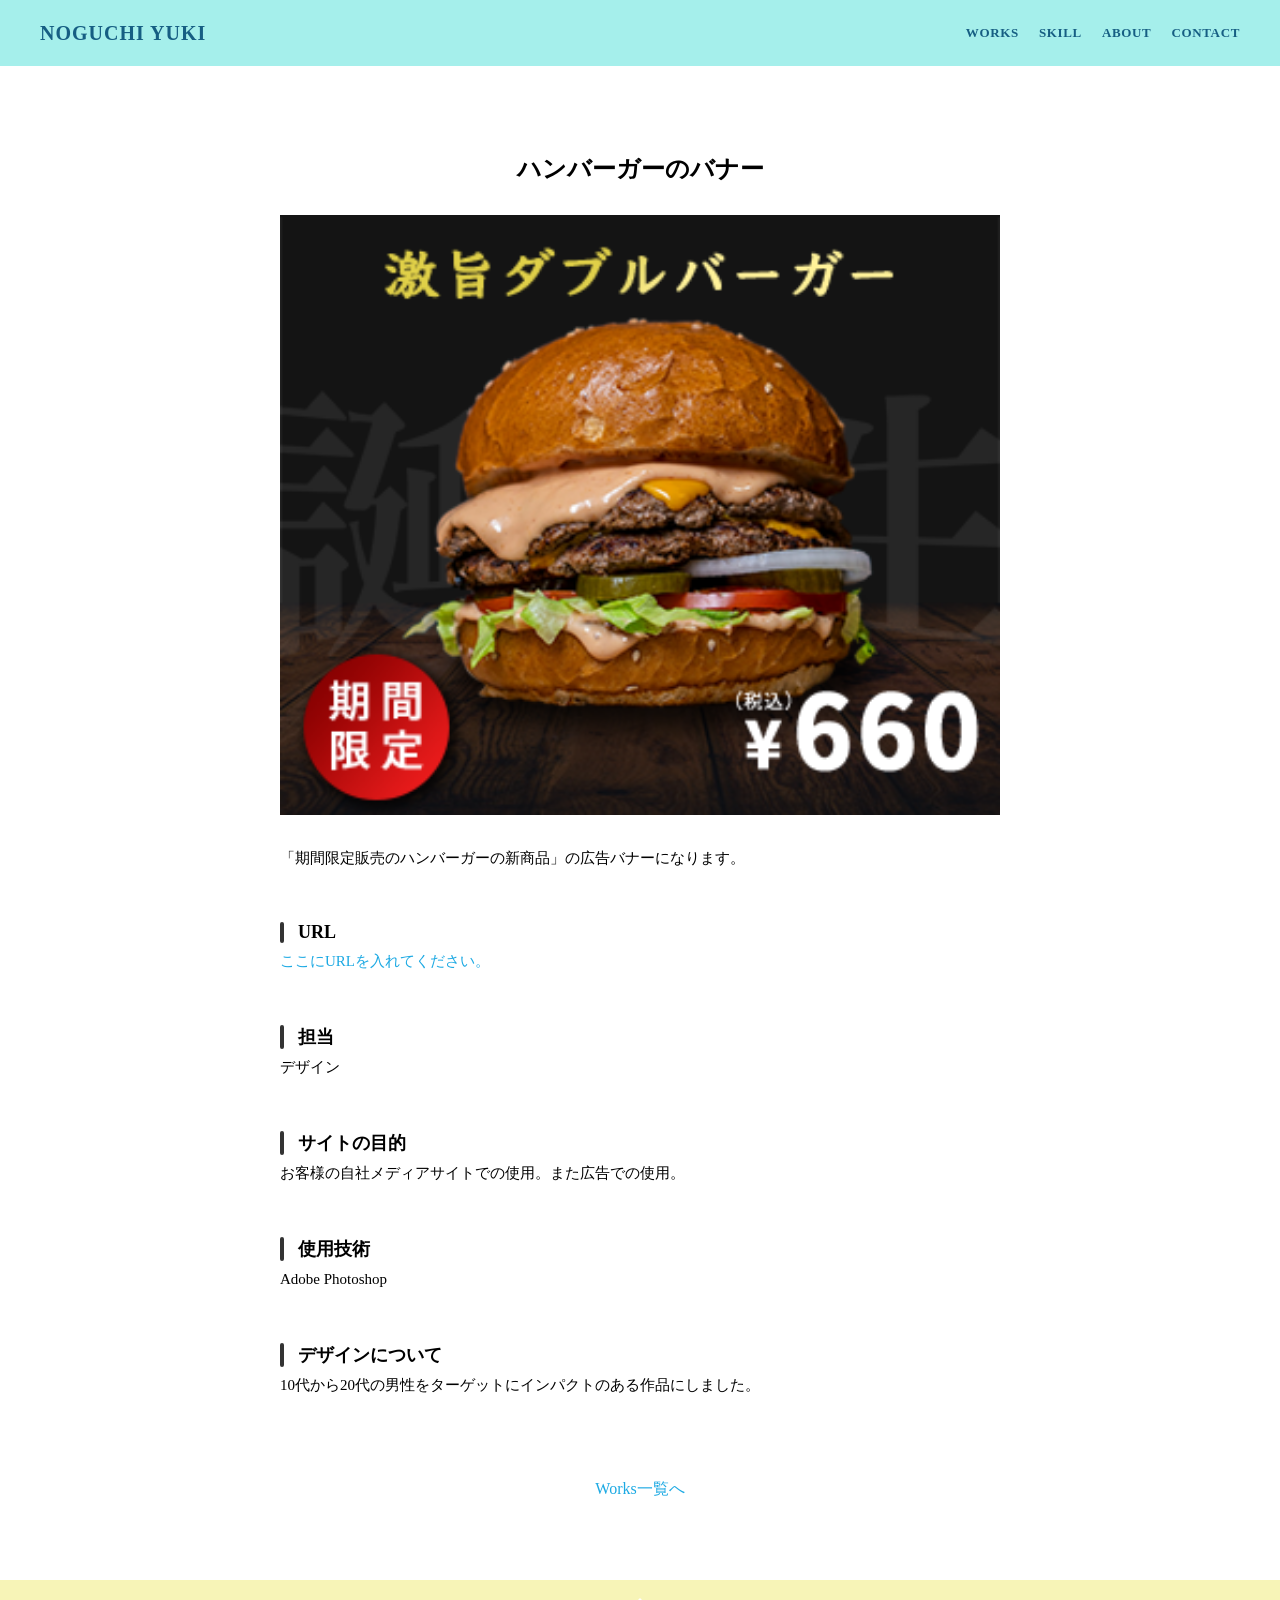
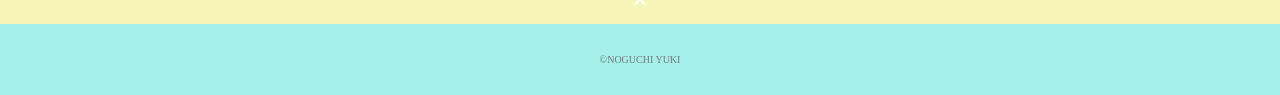
<file: works-4.html>
<!DOCTYPE html>
<html>
<head>
  <meta charset="utf-8">
  <meta name="viewport" content="width=device-width, initial-scale=1.0, maximum-scale=1.0, minimum-scale=1.0">
  <title>NOGUCHI YUKI ポートフォリオ</title>
  <link rel="preconnect" href="https://fonts.gstatic.com">
  <link href="https://fonts.googleapis.com/css2?family=Montserrat:wght@400;700&display=swap" rel="stylesheet">
  <link href="https://fonts.googleapis.com/css?family=Material+Icons+Outlined" rel="stylesheet">
  <link href="css/ress.css" media="all" rel="stylesheet" type="text/css" />
  <link href="css/style.css" media="all" rel="stylesheet" type="text/css" />
</head>

<body>
  <div class="wrapper">

    <!-- header -->
    <header class="header ">
      <div class="container">
        <h1 class="header-logo">
          <a href="index.html">NOGUCHI YUKI</a>
        </h1>
        <nav class="gnav">
          <ul class="gnav-list">
            <li class="gnav-item"><a href="index.html#works">WORKS</a></li>
            <li class="gnav-item"><a href="index.html#skill">SKILL</a></li>
            <li class="gnav-item"><a href="index.html#about">ABOUT</a></li>
            <li class="gnav-item"><a href="index.html#contact">CONTACT</a></li>
          </ul>
        </nav>
      </div>
    </header>
    <!-- /header -->

    <main class="content">

      <article class="article">
        <div class="article-container">
          <h2 class="article-title">ハンバーガーのバナー</h2>
          <div class="article-body">
            <p style="text-align: center;">
              <img src="img/works-detail/works-4.png" alt="">
            </p>
            <p>
              「期間限定販売のハンバーガーの新商品」の広告バナーになります。
            </p>
            <h3>URL</h3>
            <p><a href="" target="_blank" rel="noopener">ここにURLを入れてください。</a></p>
            <h3>担当</h3>
            <p>デザイン</p>
            <h3>サイトの目的</h3>
            <p>お客様の自社メディアサイトでの使用。また広告での使用。</p>
            <h3>使用技術</h3>
            <p>Adobe Photoshop</p>
            <h3>デザインについて</h3>
            <p>
              10代から20代の男性をターゲットにインパクトのある作品にしました。
            </p>
          </div>
          <div class="home-link">
            <a href="index.html#works">Works一覧へ</a>
          </div>
        </div>
      </article>

      <div class="page-top" id="js-page-top">
        <span class="material-icons-outlined">expand_less</span>
      </div>
    </main>

    <!-- footer -->
    <footer class="footer">
      <div class="copyright">&copy;NOGUCHI YUKI</div>
    </footer>
    <!-- /footer -->

  </div>
  <script src="https://ajax.googleapis.com/ajax/libs/jquery/3.6.0/jquery.min.js"></script>
  <script type='text/javascript' src="js/script.js"></script>
</body>
</html>
</file>
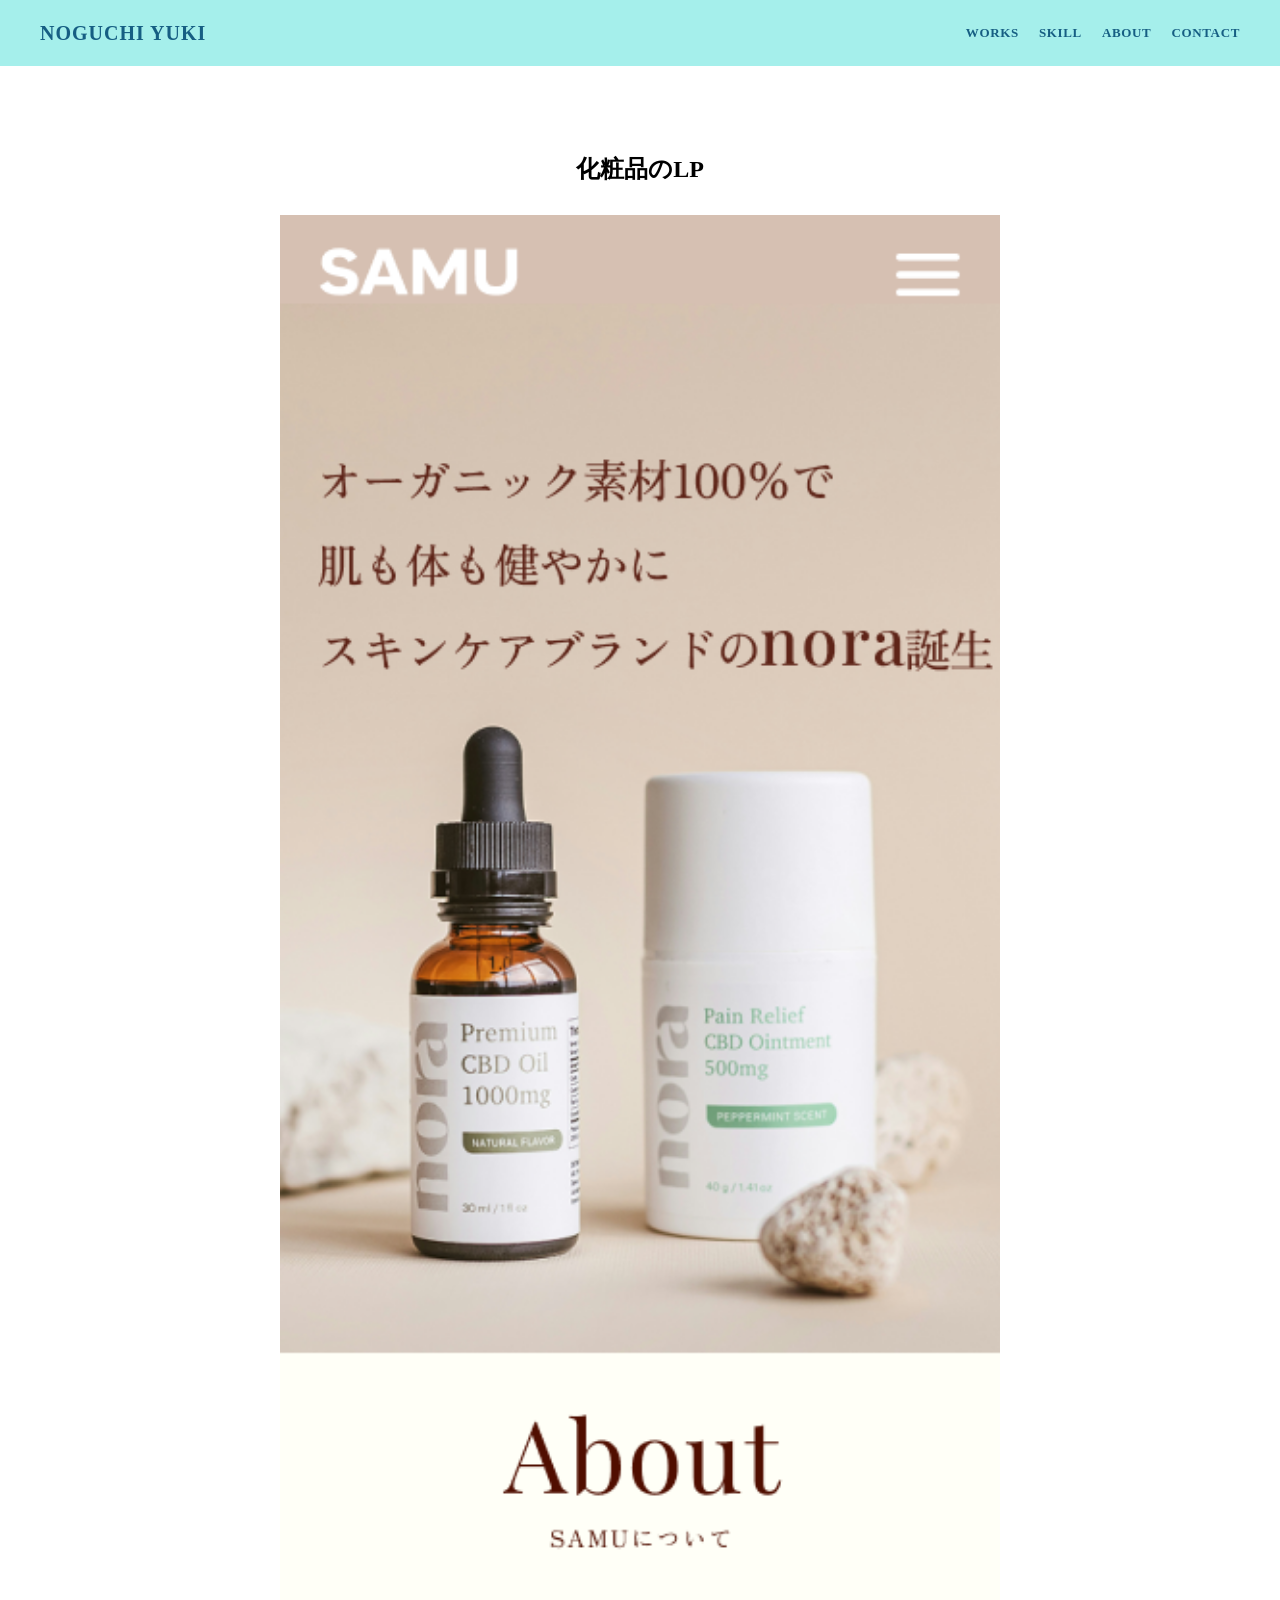
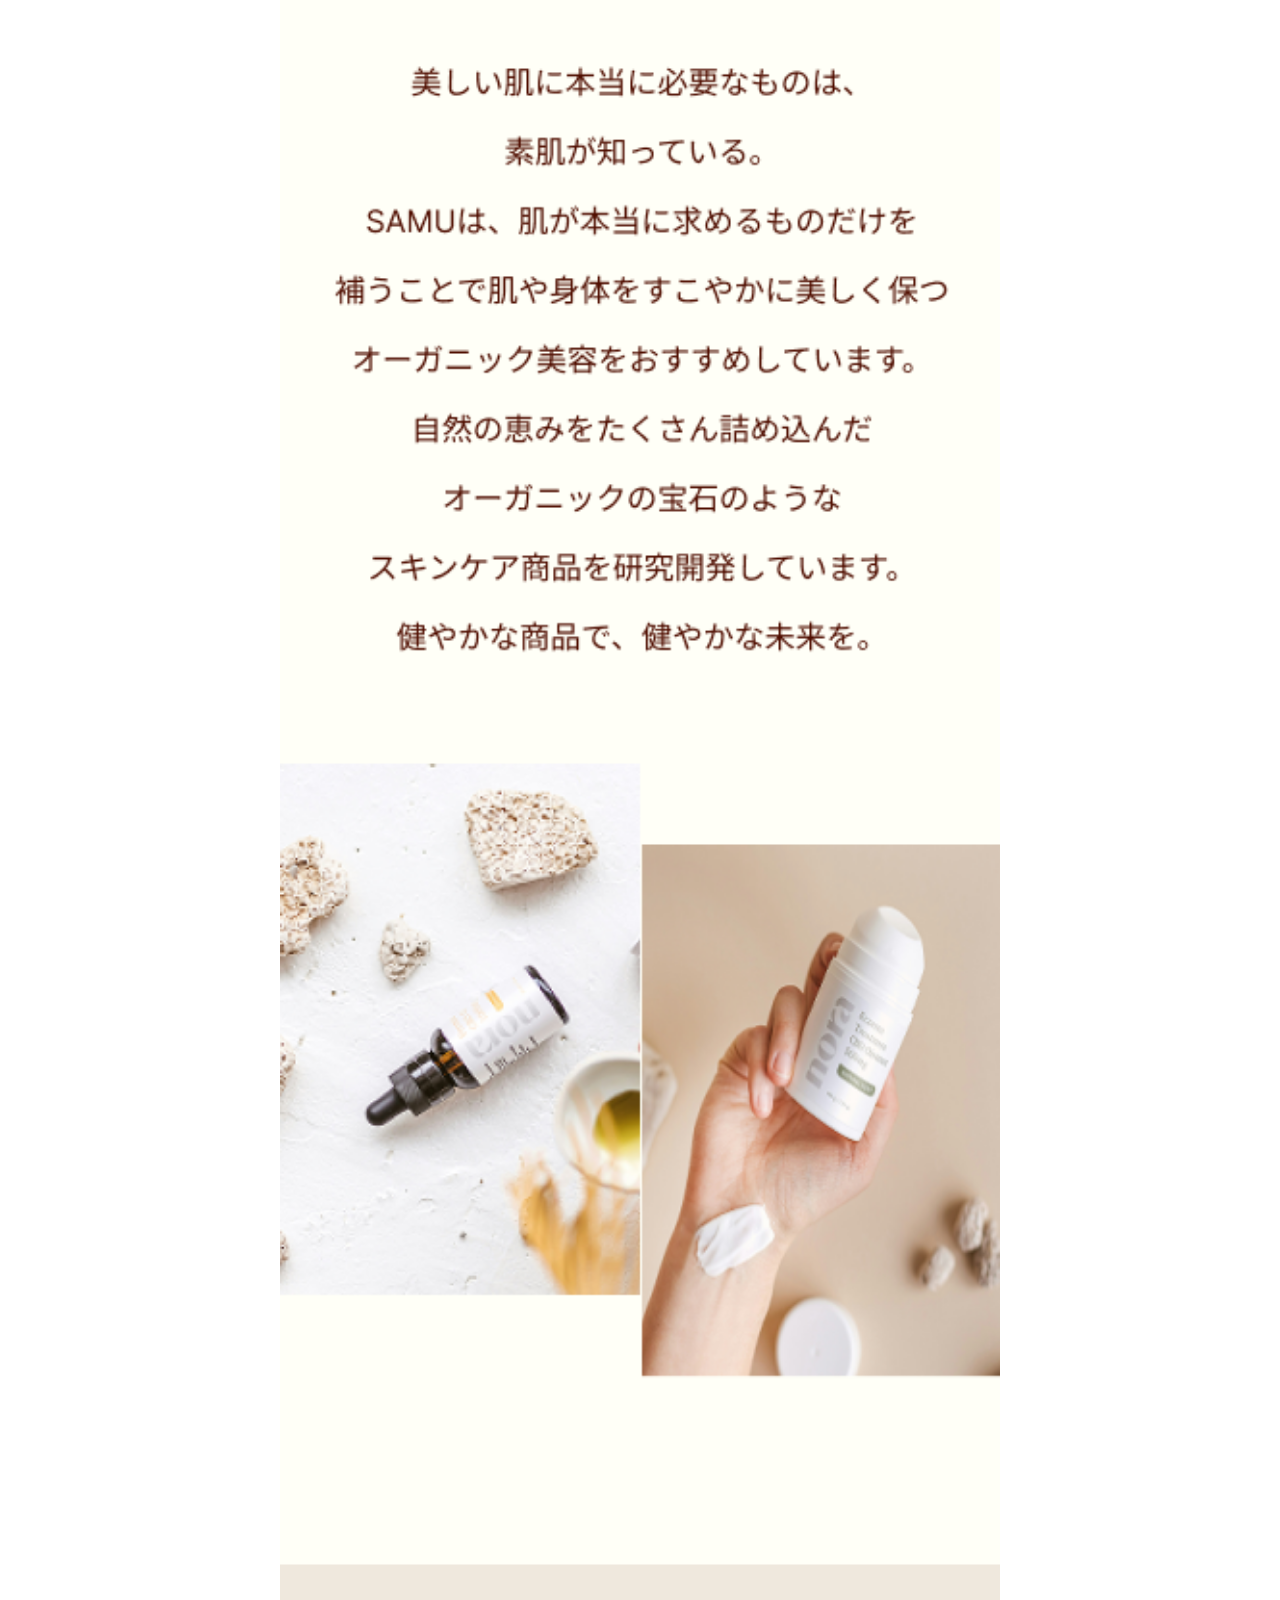
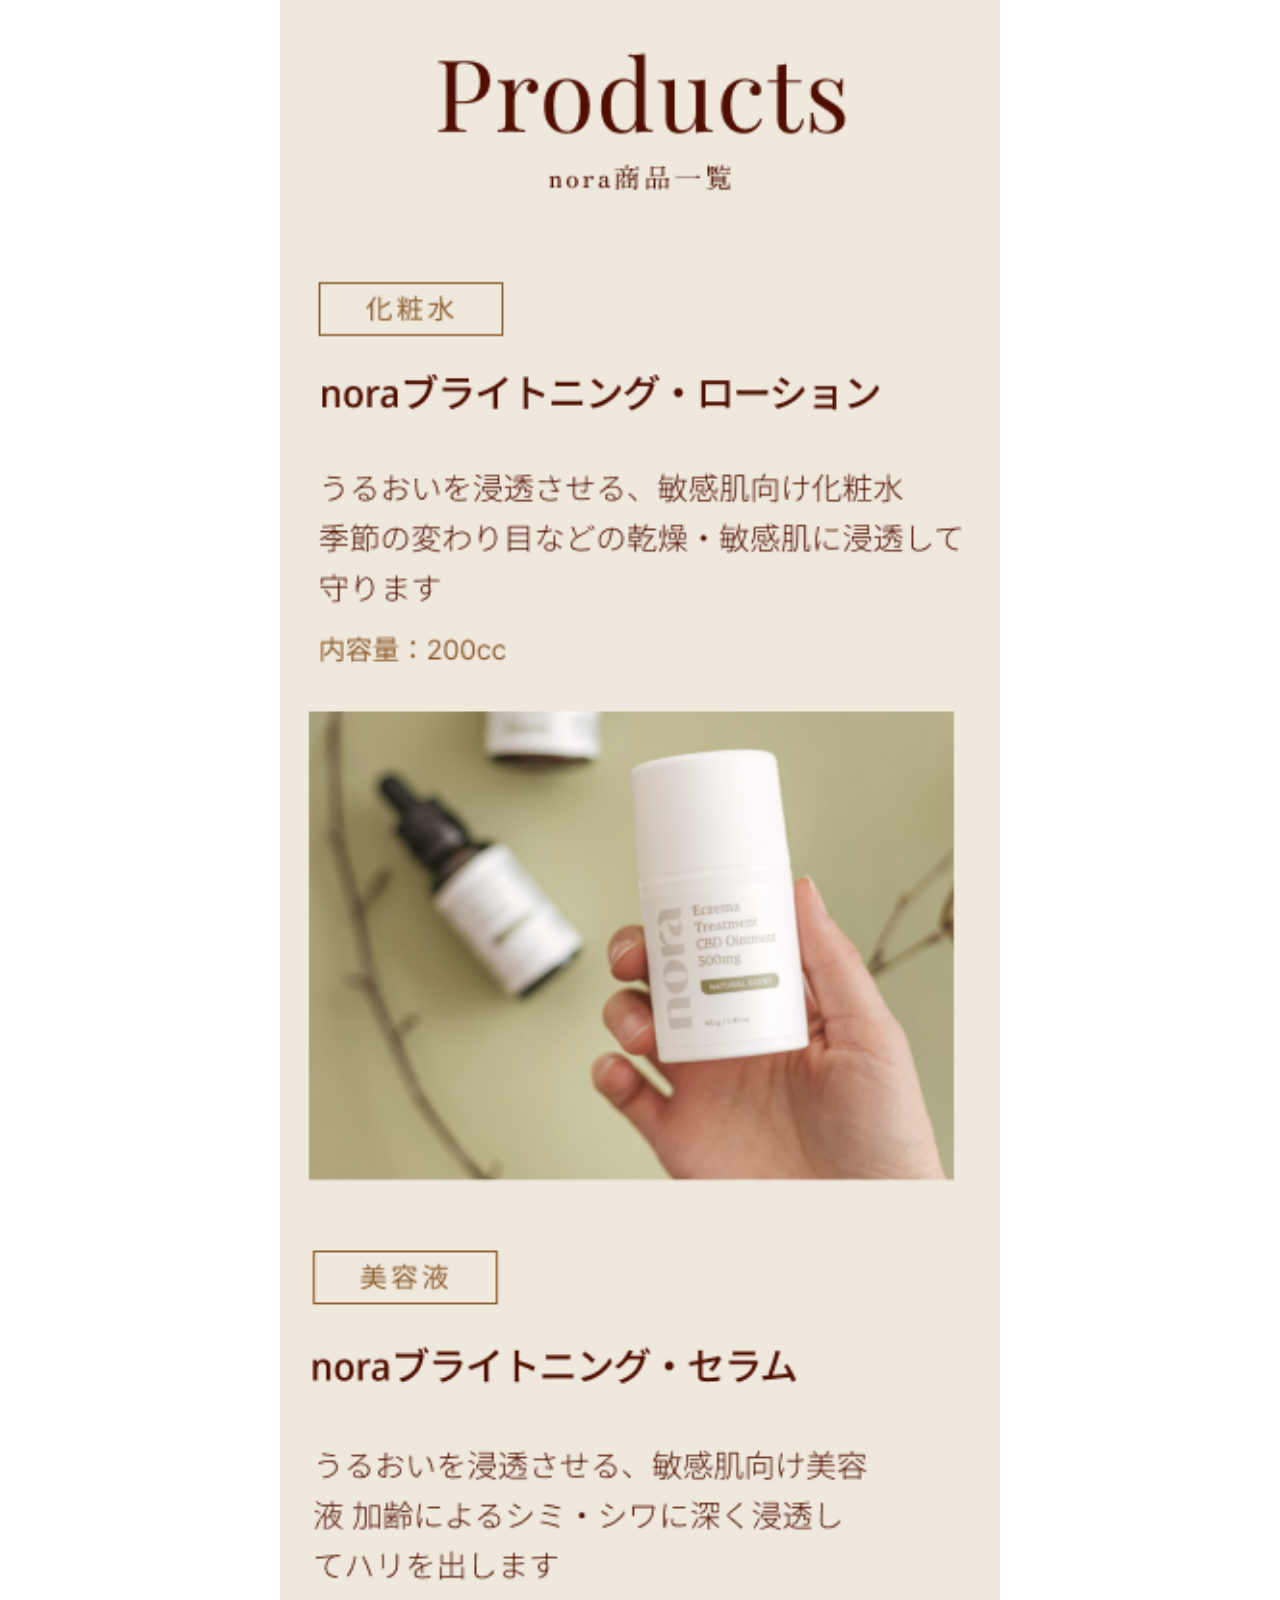
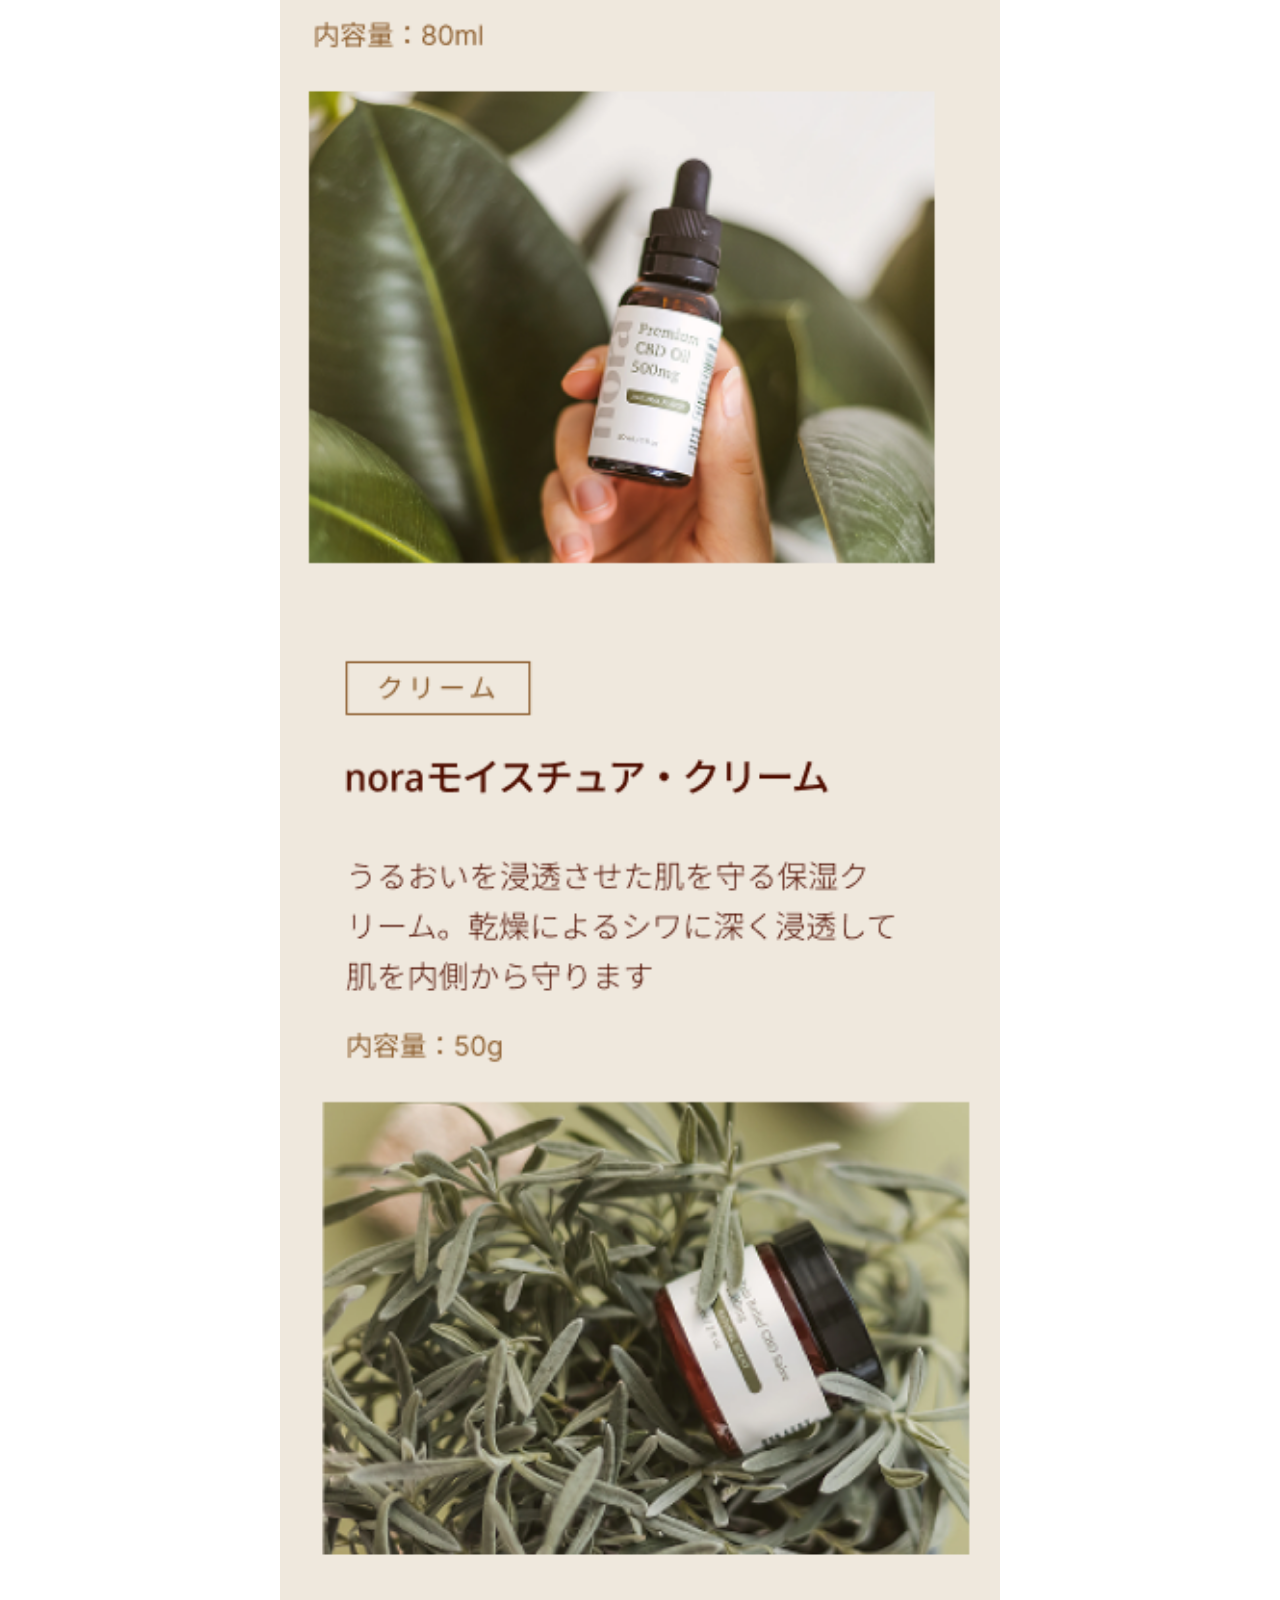
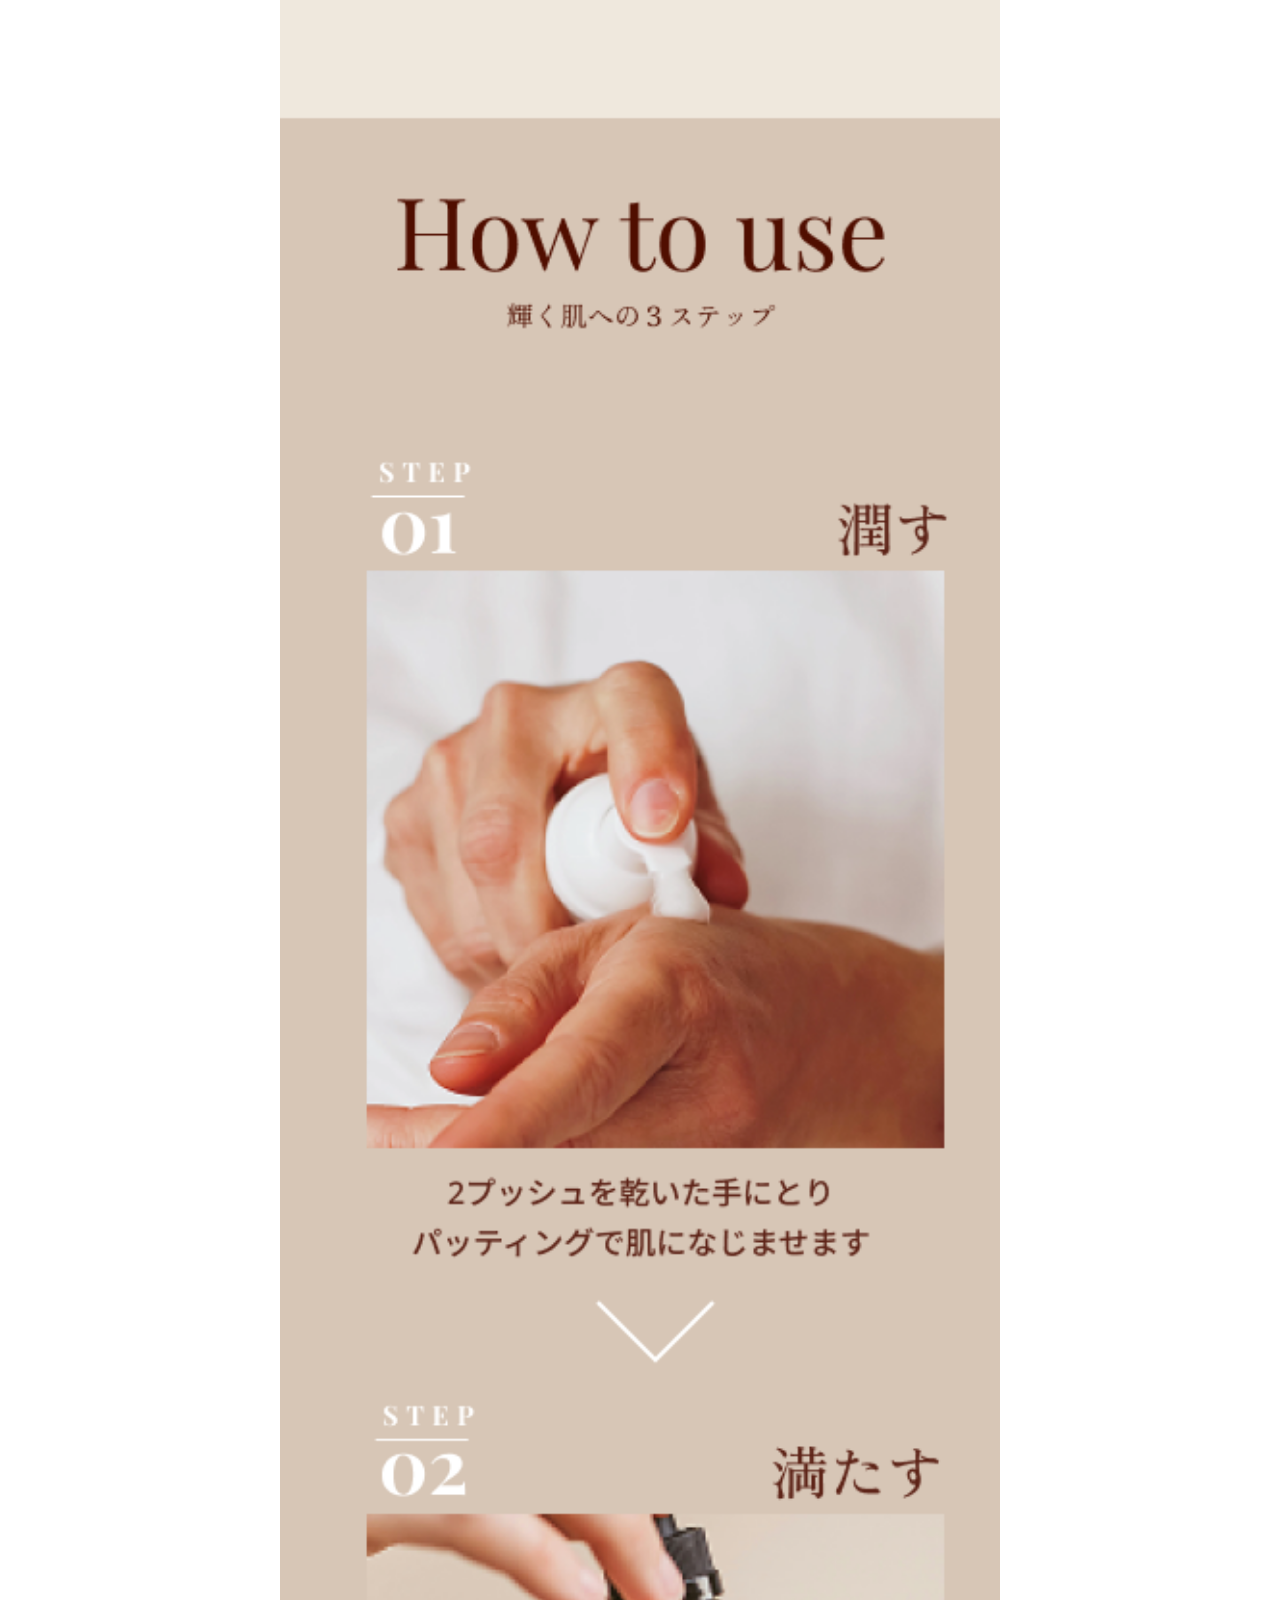
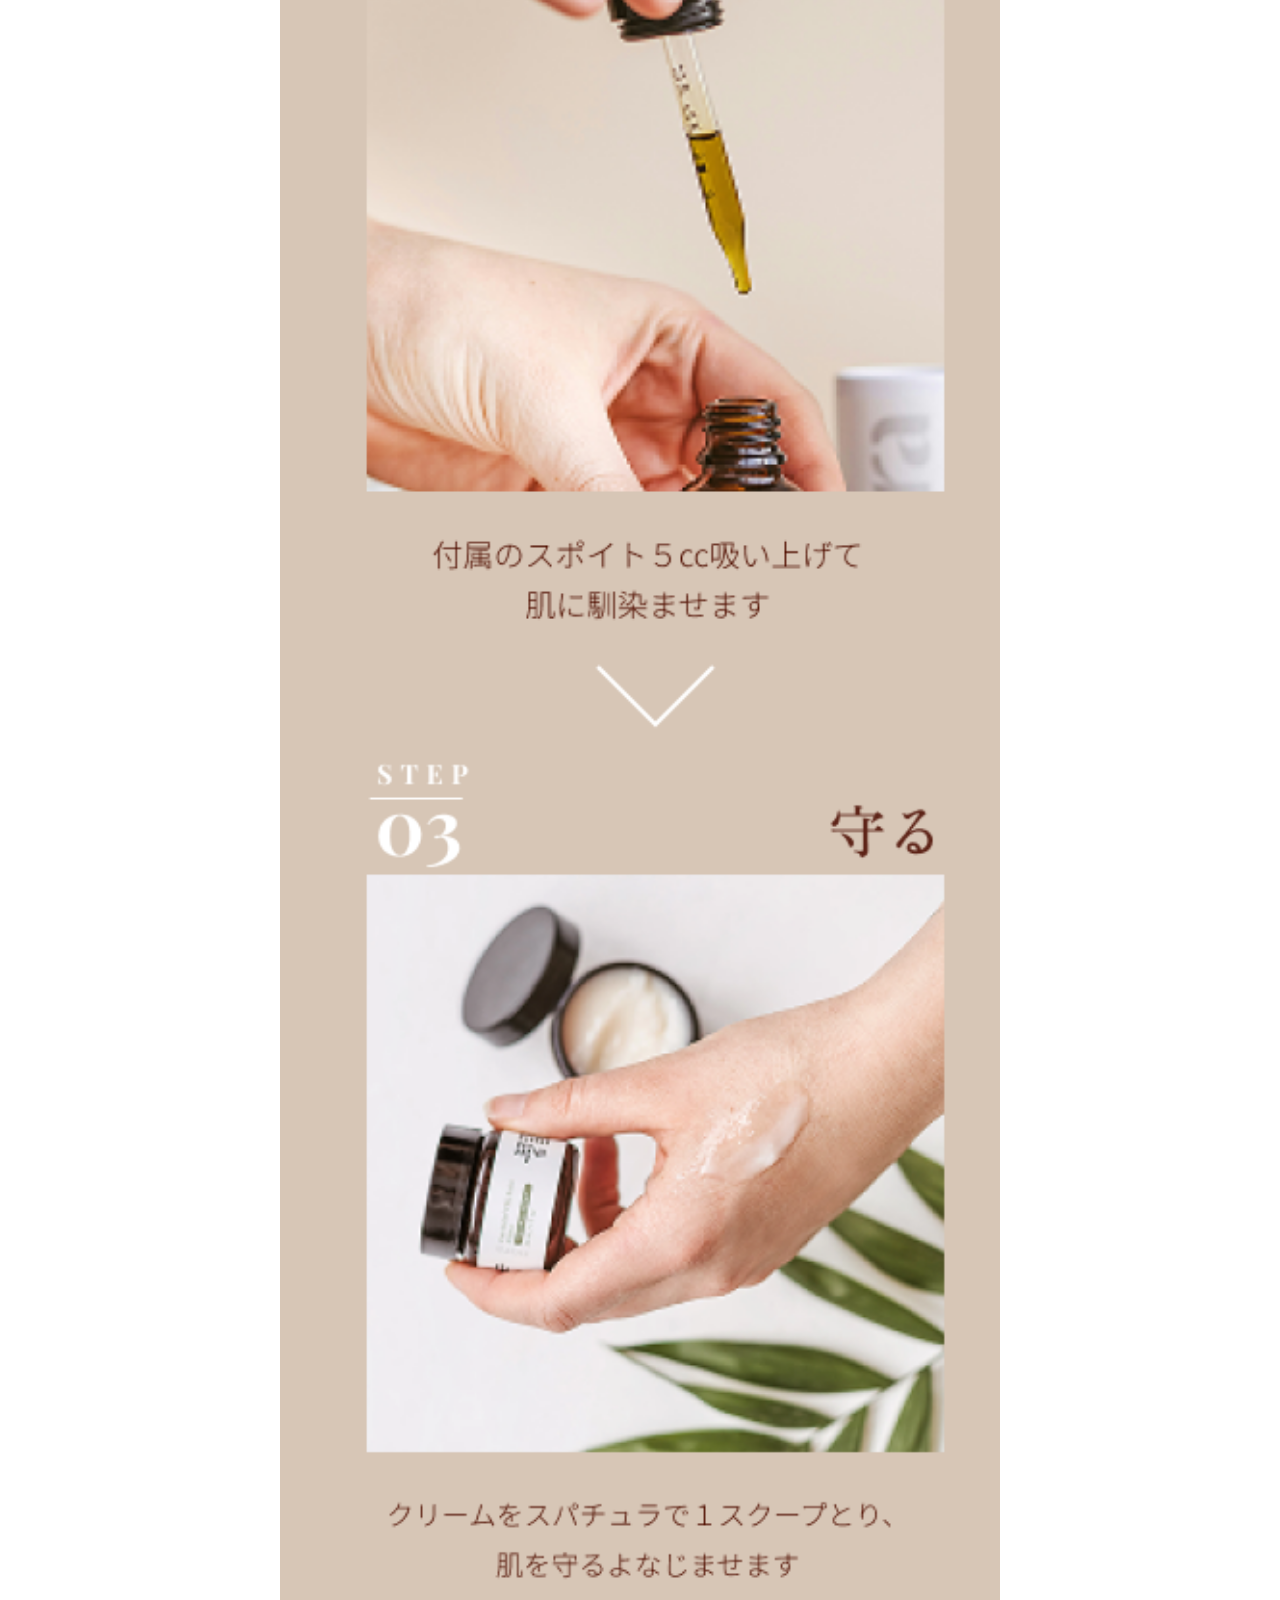
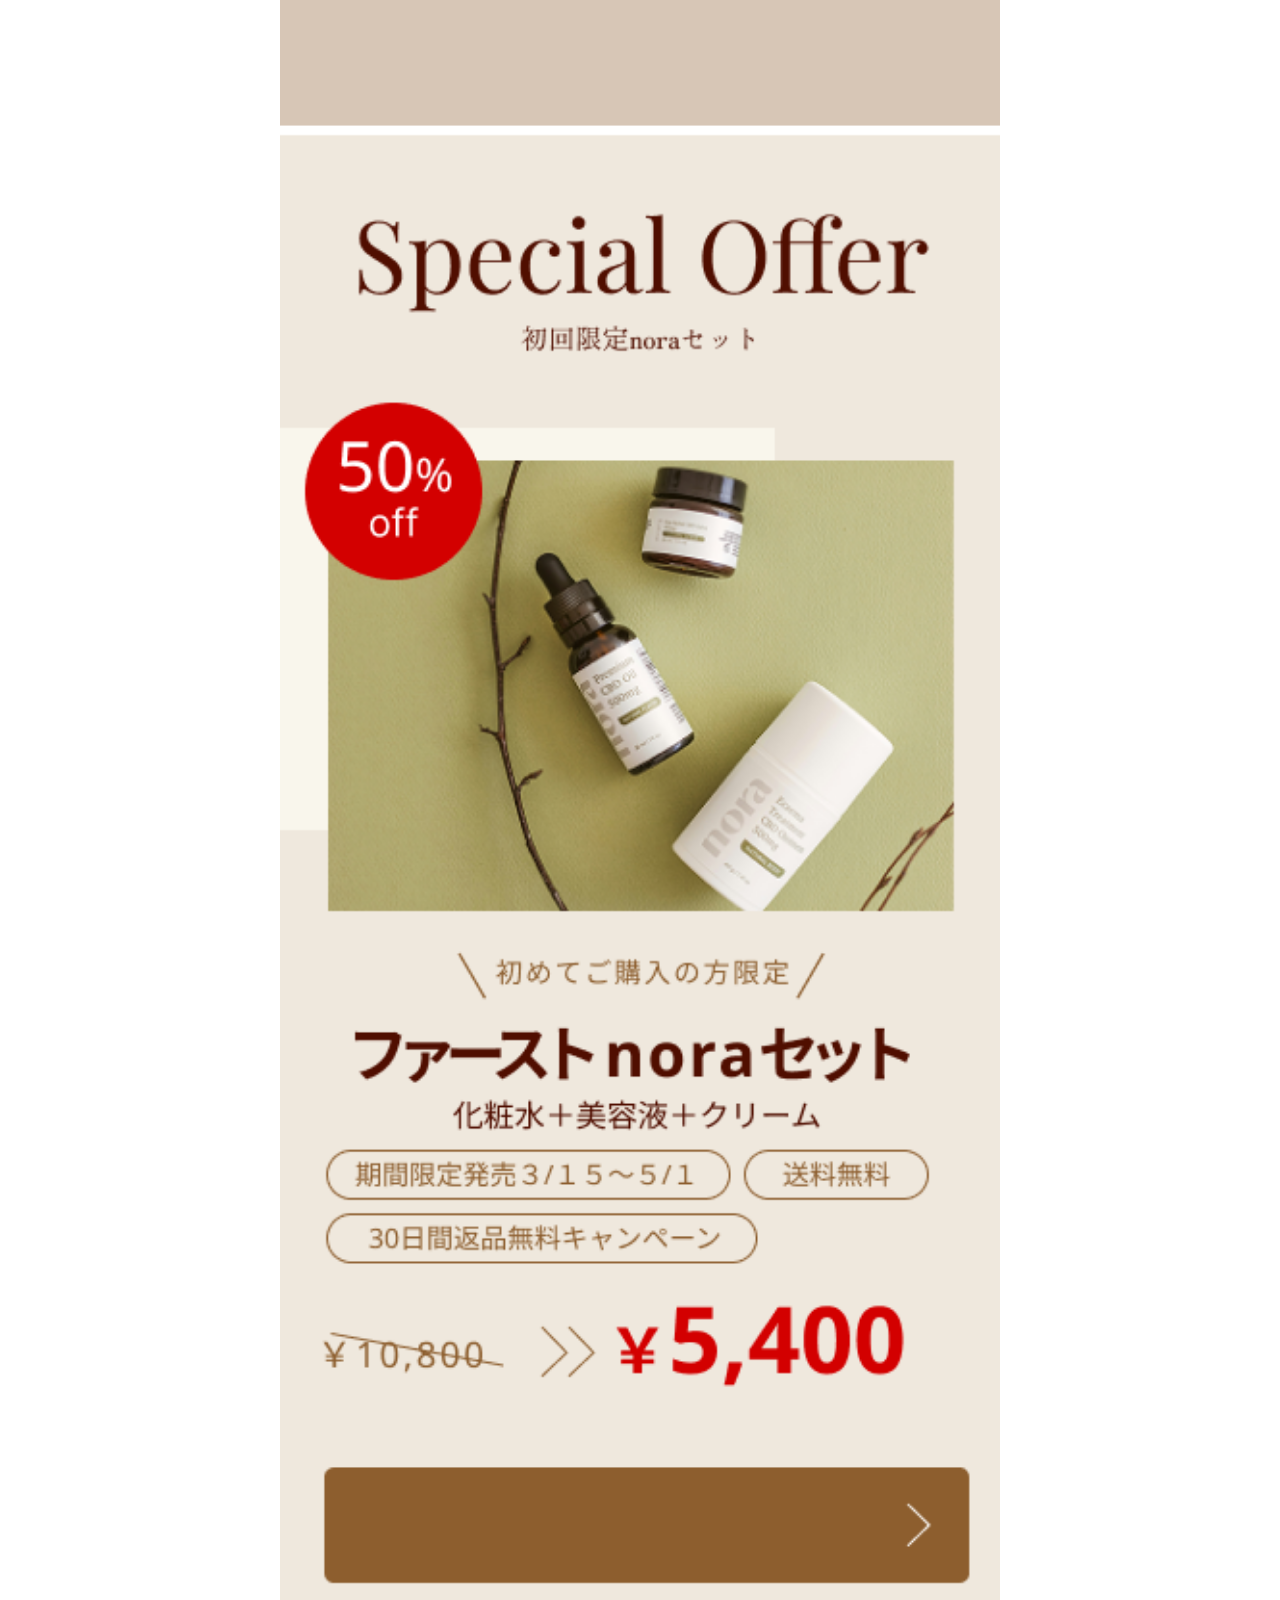
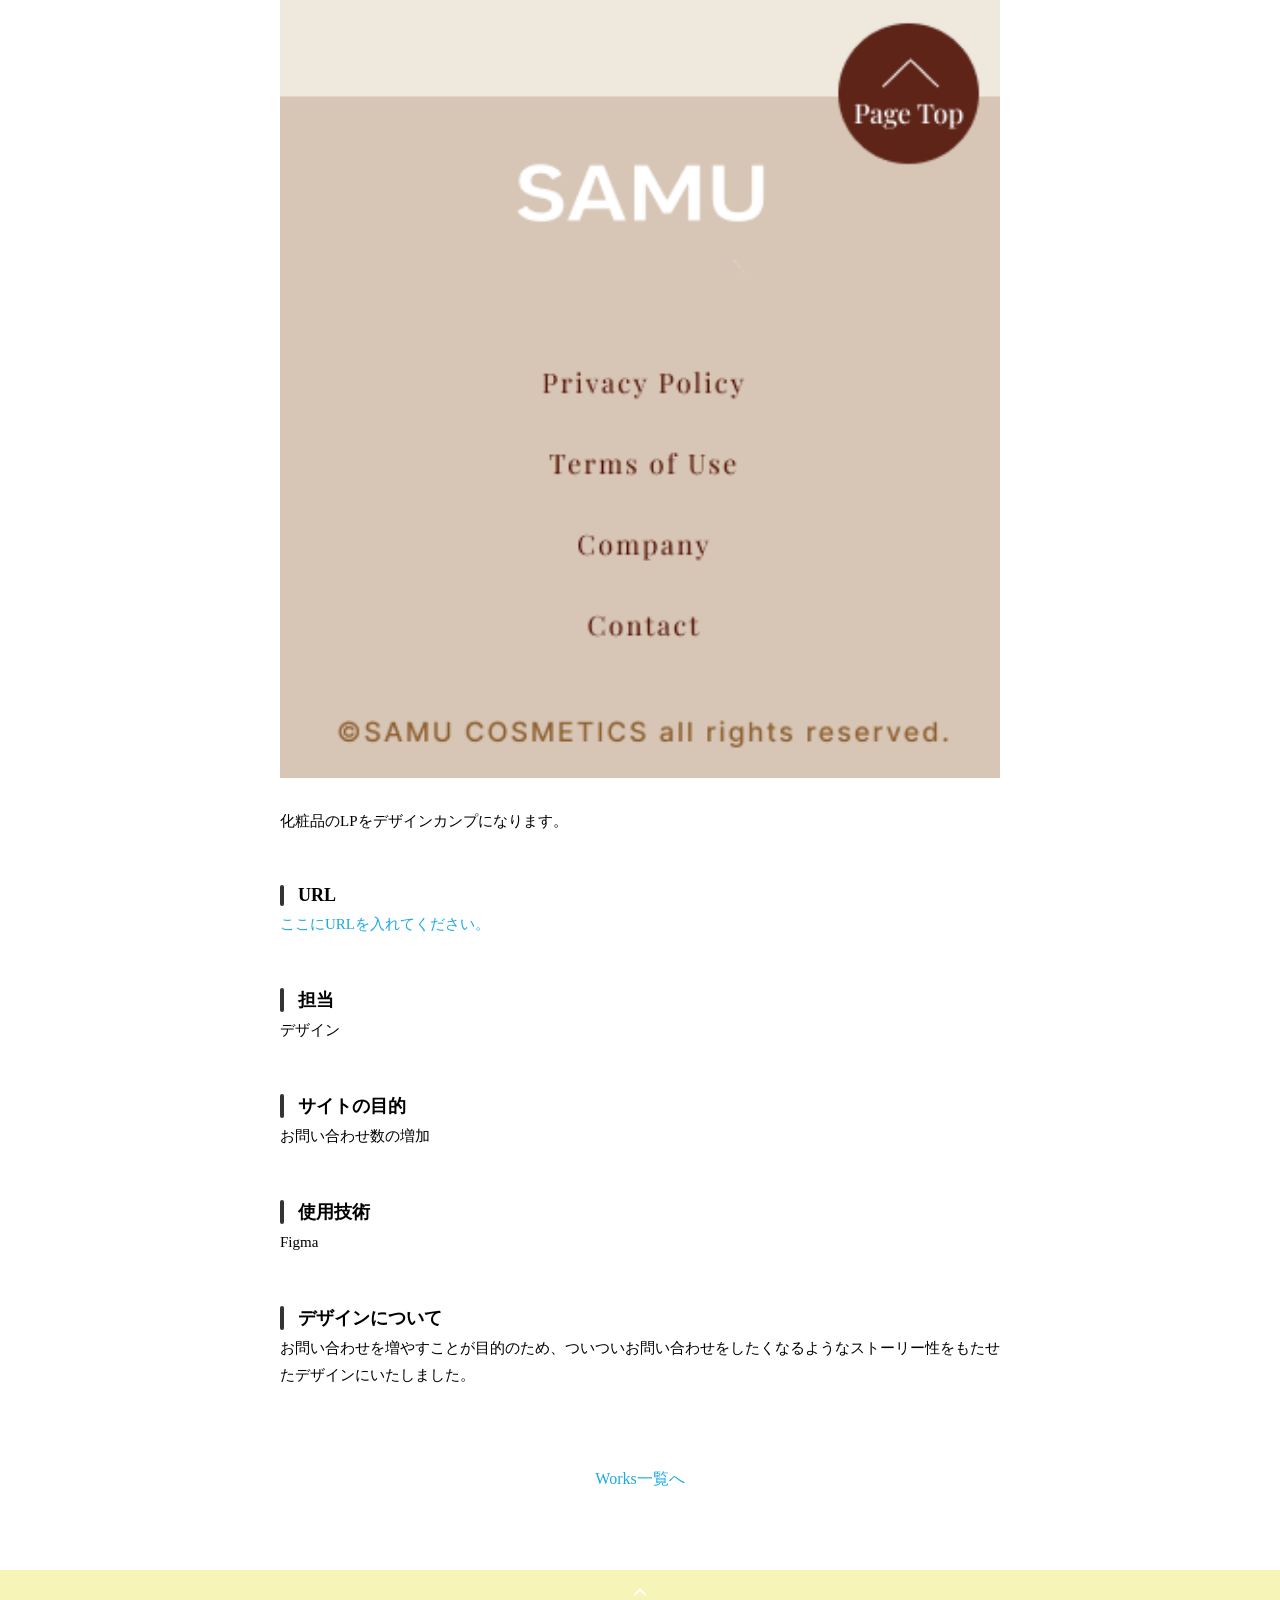
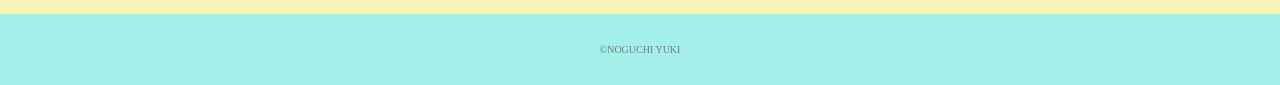
<file: works-5.html>
<!DOCTYPE html>
<html>
<head>
  <meta charset="utf-8">
  <meta name="viewport" content="width=device-width, initial-scale=1.0, maximum-scale=1.0, minimum-scale=1.0">
  <title>NOGUCHI YUKI ポートフォリオ</title>
  <link rel="preconnect" href="https://fonts.gstatic.com">
  <link href="https://fonts.googleapis.com/css2?family=Montserrat:wght@400;700&display=swap" rel="stylesheet">
  <link href="https://fonts.googleapis.com/css?family=Material+Icons+Outlined" rel="stylesheet">
  <link href="css/ress.css" media="all" rel="stylesheet" type="text/css" />
  <link href="css/style.css" media="all" rel="stylesheet" type="text/css" />
</head>

<body>
  <div class="wrapper">

    <!-- header -->
    <header class="header ">
      <div class="container">
        <h1 class="header-logo">
          <a href="index.html">NOGUCHI YUKI</a>
        </h1>
        <nav class="gnav">
          <ul class="gnav-list">
            <li class="gnav-item"><a href="index.html#works">WORKS</a></li>
            <li class="gnav-item"><a href="index.html#skill">SKILL</a></li>
            <li class="gnav-item"><a href="index.html#about">ABOUT</a></li>
            <li class="gnav-item"><a href="index.html#contact">CONTACT</a></li>
          </ul>
        </nav>
      </div>
    </header>
    <!-- /header -->

    <main class="content">

      <article class="article">
        <div class="article-container">
          <h2 class="article-title">化粧品のLP</h2>
          <div class="article-body">
            <p>
              <img src="img/works-detail/works-5.png" alt="">
            </p>
            <p>
              化粧品のLPをデザインカンプになります。
            </p>
            <h3>URL</h3>
            <p><a href="" target="_blank" rel="noopener">ここにURLを入れてください。</a></p>
            <h3>担当</h3>
            <p>デザイン</p>
            <h3>サイトの目的</h3>
            <p>お問い合わせ数の増加</p>
            <h3>使用技術</h3>
            <p>Figma</p>
            <h3>デザインについて</h3>
            <p>
              お問い合わせを増やすことが目的のため、ついついお問い合わせをしたくなるようなストーリー性をもたせたデザインにいたしました。
            </p>
          </div>
          <div class="home-link">
            <a href="index.html#works">Works一覧へ</a>
          </div>
        </div>
      </article>

      <div class="page-top" id="js-page-top">
        <span class="material-icons-outlined">expand_less</span>
      </div>
    </main>

    <!-- footer -->
    <footer class="footer">
      <div class="copyright">&copy;NOGUCHI YUKI</div>
    </footer>
    <!-- /footer -->

  </div>
  <script src="https://ajax.googleapis.com/ajax/libs/jquery/3.6.0/jquery.min.js"></script>
  <script type='text/javascript' src="js/script.js"></script>
</body>
</html>
</file>
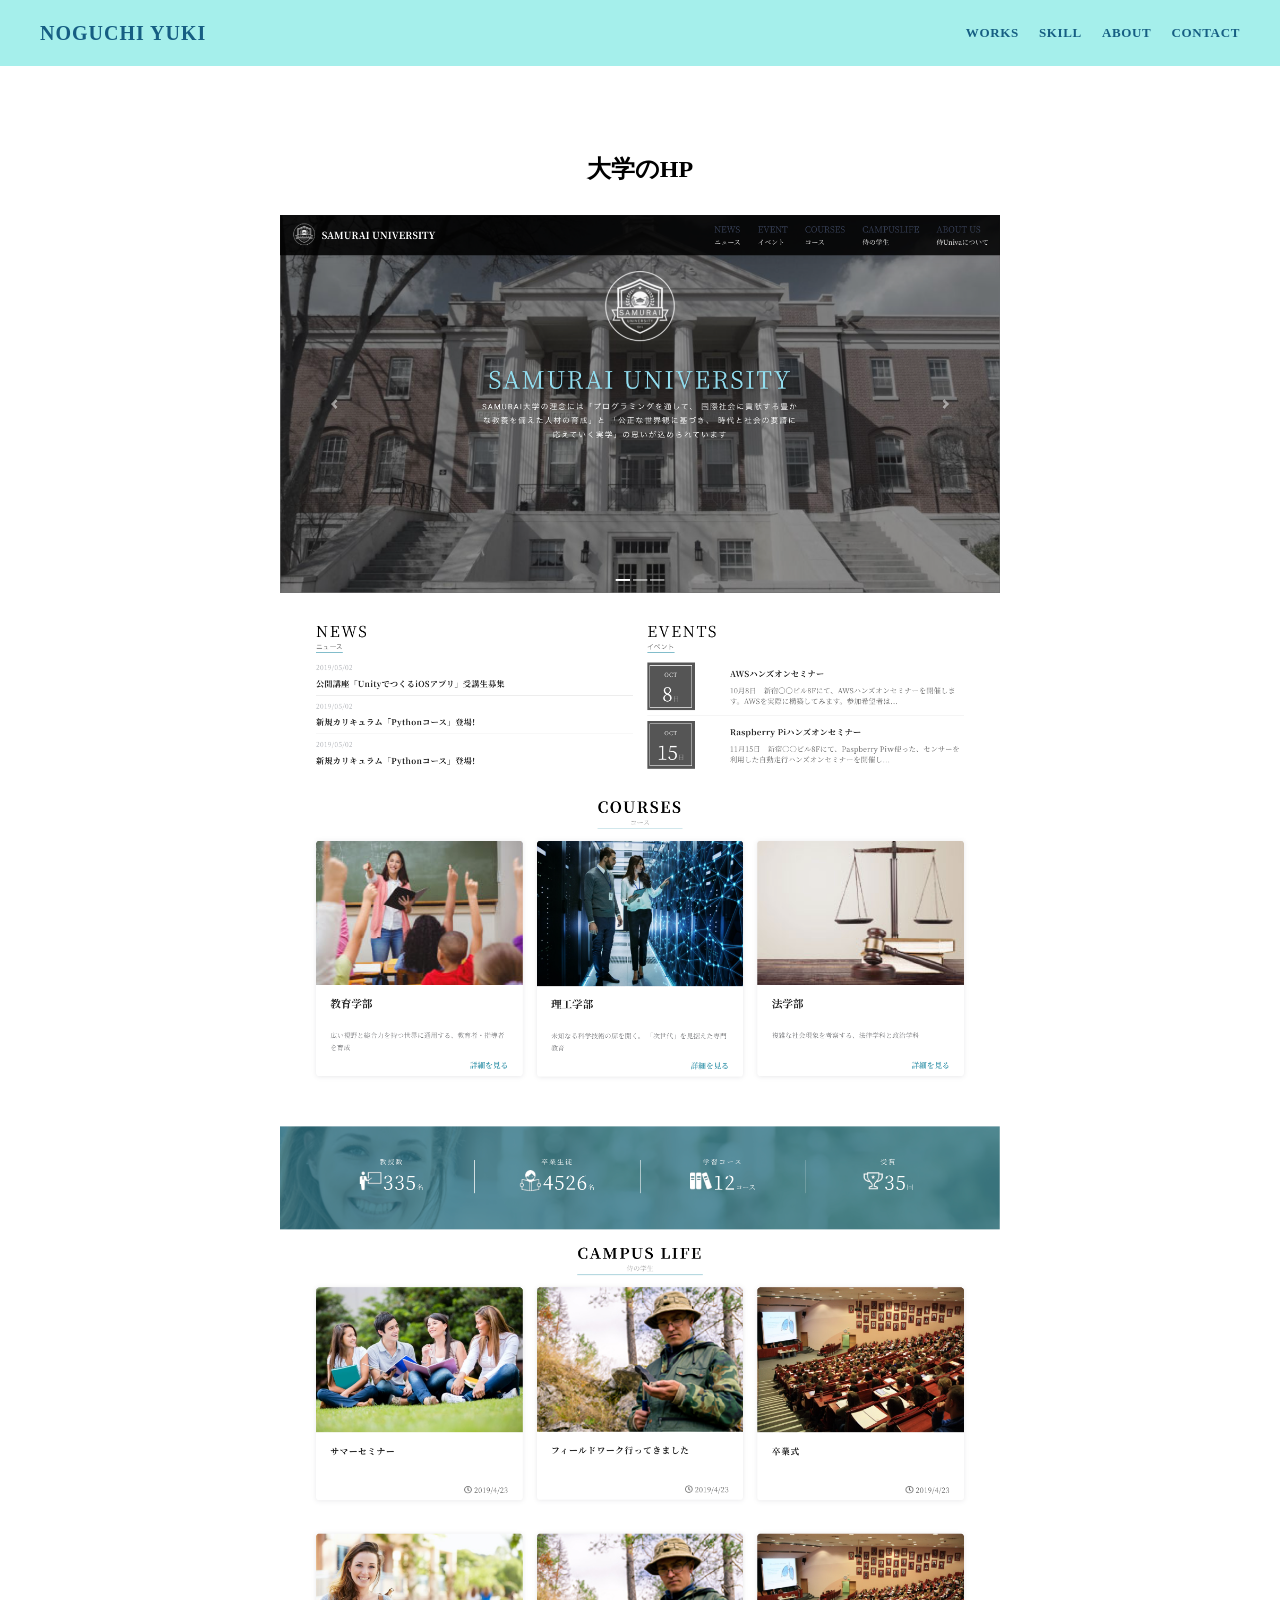
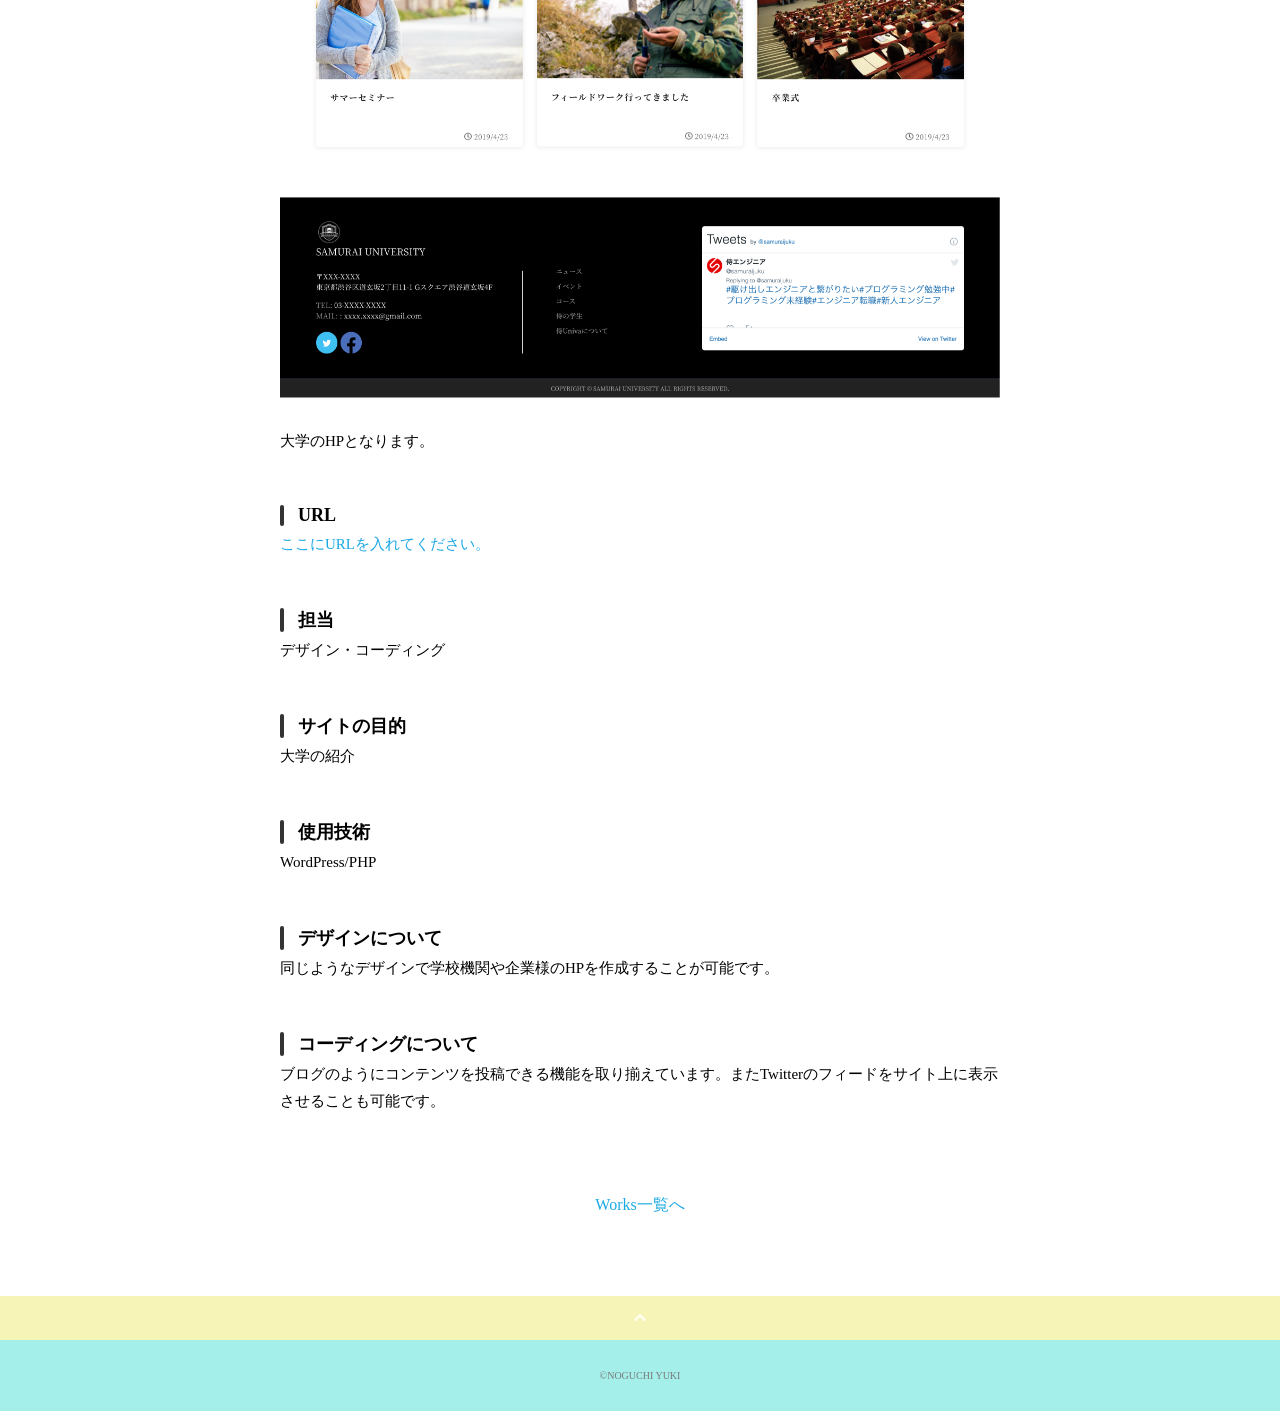
<file: works-6.html>
<!DOCTYPE html>
<html>
<head>
  <meta charset="utf-8">
  <meta name="viewport" content="width=device-width, initial-scale=1.0, maximum-scale=1.0, minimum-scale=1.0">
  <title>NOGUCHI YUKI ポートフォリオ</title>
  <link rel="preconnect" href="https://fonts.gstatic.com">
  <link href="https://fonts.googleapis.com/css2?family=Montserrat:wght@400;700&display=swap" rel="stylesheet">
  <link href="https://fonts.googleapis.com/css?family=Material+Icons+Outlined" rel="stylesheet">
  <link href="css/ress.css" media="all" rel="stylesheet" type="text/css" />
  <link href="css/style.css" media="all" rel="stylesheet" type="text/css" />
</head>

<body>
  <div class="wrapper">

    <!-- header -->
    <header class="header ">
      <div class="container">
        <h1 class="header-logo">
          <a href="index.html">NOGUCHI YUKI</a>
        </h1>
        <nav class="gnav">
          <ul class="gnav-list">
            <li class="gnav-item"><a href="index.html#works">WORKS</a></li>
            <li class="gnav-item"><a href="index.html#skill">SKILL</a></li>
            <li class="gnav-item"><a href="index.html#about">ABOUT</a></li>
            <li class="gnav-item"><a href="index.html#contact">CONTACT</a></li>
          </ul>
        </nav>
      </div>
    </header>
    <!-- /header -->

    <main class="content">

      <article class="article">
        <div class="article-container">
          <h2 class="article-title">大学のHP</h2>
          <div class="article-body">
            <p>
              <img src="img/works-detail/works-6.png" alt="">
            </p>
            <p>
              大学のHPとなります。
            </p>
            <h3>URL</h3>
            <p><a href="" target="_blank" rel="noopener">ここにURLを入れてください。</a></p>
            <h3>担当</h3>
            <p>デザイン・コーディング</p>
            <h3>サイトの目的</h3>
            <p>大学の紹介</p>
            <h3>使用技術</h3>
            <p>WordPress/PHP</p>
            <h3>デザインについて</h3>
            <p>
              同じようなデザインで学校機関や企業様のHPを作成することが可能です。
            </p>
            <h3>コーディングについて</h3>
            <p>
              ブログのようにコンテンツを投稿できる機能を取り揃えています。またTwitterのフィードをサイト上に表示させることも可能です。
            </p>
          </div>
          <div class="home-link">
            <a href="index.html#works">Works一覧へ</a>
          </div>
        </div>
      </article>

      <div class="page-top" id="js-page-top">
        <span class="material-icons-outlined">expand_less</span>
      </div>
    </main>

    <!-- footer -->
    <footer class="footer">
      <div class="copyright">&copy;NOGUCHI YUKI</div>
    </footer>
    <!-- /footer -->

  </div>
  <script src="https://ajax.googleapis.com/ajax/libs/jquery/3.6.0/jquery.min.js"></script>
  <script type='text/javascript' src="js/script.js"></script>
</body>
</html>
</file>
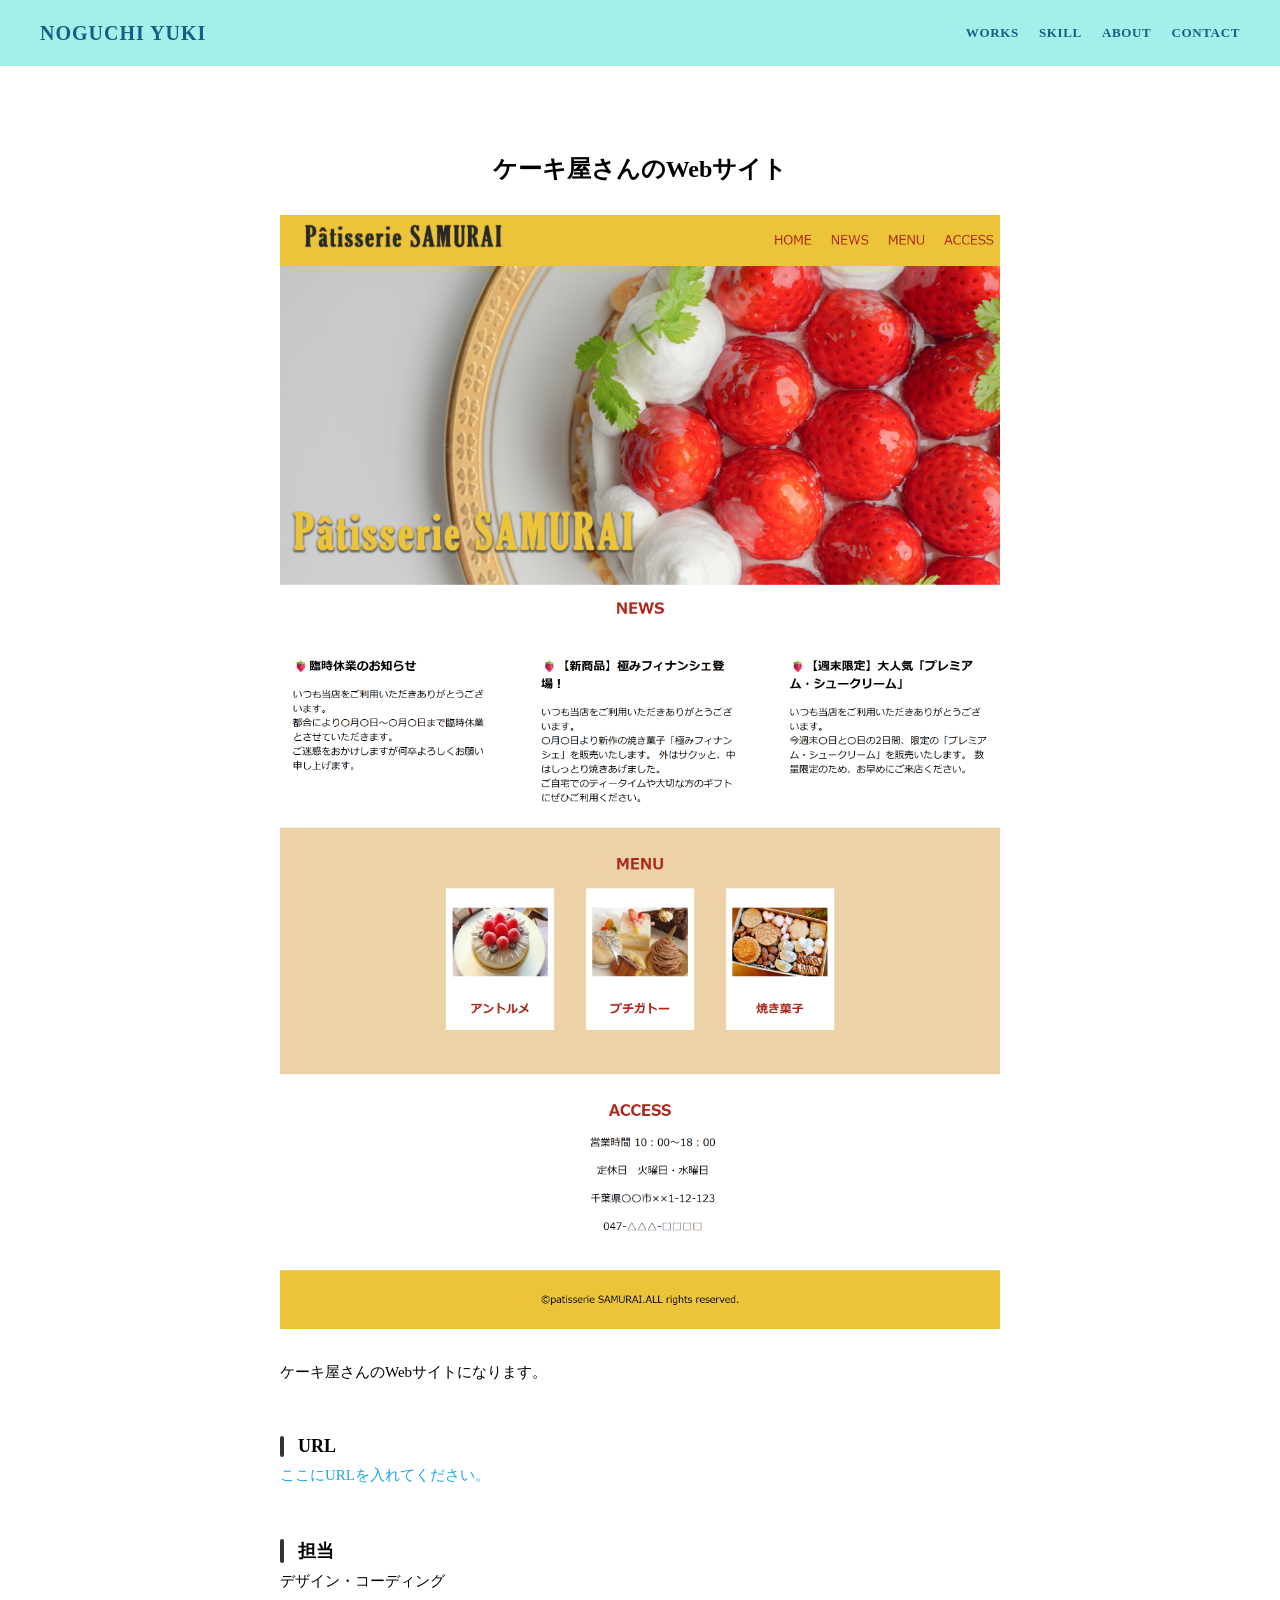
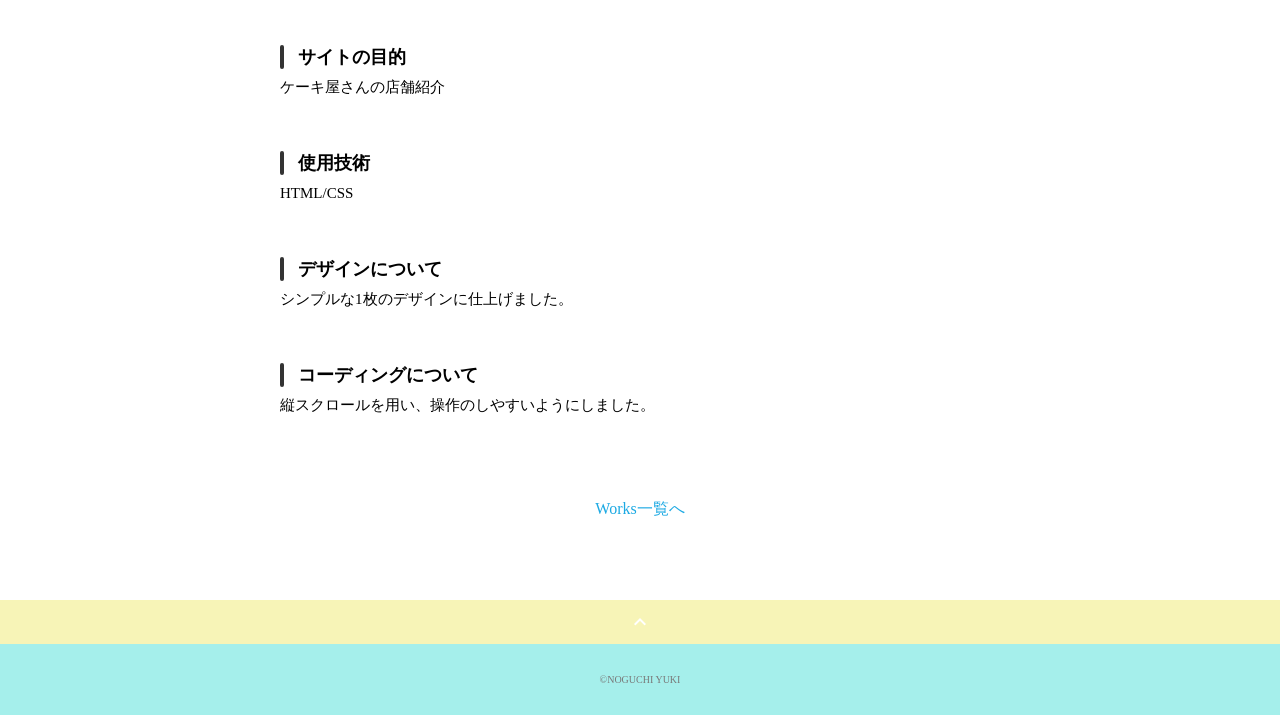
<file: works-7.html>
<!DOCTYPE html>
<html>
<head>
  <meta charset="utf-8">
  <meta name="viewport" content="width=device-width, initial-scale=1.0, maximum-scale=1.0, minimum-scale=1.0">
  <title>NOGUCHI YUKI ポートフォリオ</title>
  <link rel="preconnect" href="https://fonts.gstatic.com">
  <link href="https://fonts.googleapis.com/css2?family=Montserrat:wght@400;700&display=swap" rel="stylesheet">
  <link href="https://fonts.googleapis.com/css?family=Material+Icons+Outlined" rel="stylesheet">
  <link href="css/ress.css" media="all" rel="stylesheet" type="text/css" />
  <link href="css/style.css" media="all" rel="stylesheet" type="text/css" />
</head>

<body>
  <div class="wrapper">

    <!-- header -->
    <header class="header ">
      <div class="container">
        <h1 class="header-logo">
          <a href="index.html">NOGUCHI YUKI</a>
        </h1>
        <nav class="gnav">
          <ul class="gnav-list">
            <li class="gnav-item"><a href="index.html#works">WORKS</a></li>
            <li class="gnav-item"><a href="index.html#skill">SKILL</a></li>
            <li class="gnav-item"><a href="index.html#about">ABOUT</a></li>
            <li class="gnav-item"><a href="index.html#contact">CONTACT</a></li>
          </ul>
        </nav>
      </div>
    </header>
    <!-- /header -->

    <main class="content">

      <article class="article">
        <div class="article-container">
          <h2 class="article-title">ケーキ屋さんのWebサイト</h2>
          <div class="article-body">
            <p>
              <img src="img/works-detail/web.png" alt="">
            </p>
            <p>
              ケーキ屋さんのWebサイトになります。
            </p>
            <h3>URL</h3>
            <p><a href="" target="_blank" rel="noopener">ここにURLを入れてください。</a></p>
            <h3>担当</h3>
            <p>デザイン・コーディング</p>
            <h3>サイトの目的</h3>
            <p>ケーキ屋さんの店舗紹介</p>
            <h3>使用技術</h3>
            <p>HTML/CSS</p>
            <h3>デザインについて</h3>
            <p>
              シンプルな1枚のデザインに仕上げました。
            </p>
            <h3>コーディングについて</h3>
            <p>
              縦スクロールを用い、操作のしやすいようにしました。
            </p>
          </div>
          <div class="home-link">
            <a href="index.html#works">Works一覧へ</a>
          </div>
        </div>
      </article>

      <div class="page-top" id="js-page-top">
        <span class="material-icons-outlined">expand_less</span>
      </div>
    </main>

    <!-- footer -->
    <footer class="footer">
      <div class="copyright">&copy;NOGUCHI YUKI</div>
    </footer>
    <!-- /footer -->

  </div>
  <script src="https://ajax.googleapis.com/ajax/libs/jquery/3.6.0/jquery.min.js"></script>
  <script type='text/javascript' src="js/script.js"></script>
</body>
</html>
</file>
<file: css/ress.css>
/*!
 * ress.css • v3.0.1
 * MIT License
 * github.com/filipelinhares/ress
 */

/* # =================================================================
   # Global selectors
   # ================================================================= */

html {
  box-sizing: border-box;
  word-break: normal;
  -moz-tab-size: 4;
  tab-size: 4;

  -webkit-text-size-adjust: 100%; /* Prevent adjustments of font size after orientation changes in iOS */
}

*,
::before,
::after {
  box-sizing: inherit;
  background-repeat: no-repeat; /* Set `background-repeat: no-repeat` to all elements and pseudo elements */
}

::before,
::after {
  vertical-align: inherit;
  text-decoration: inherit; /* Inherit text-decoration and vertical align to ::before and ::after pseudo elements */
}

* {
  margin: 0;
  padding: 0; /* Reset `padding` and `margin` of all elements */
}

/* # =================================================================
   # General elements
   # ================================================================= */

hr {
  overflow: visible; /* Show the overflow in Edge and IE */
  height: 0; /* Add the correct box sizing in Firefox */
}

details,
main {
  display: block; /* Render the `main` element consistently in IE. */
}

summary {
  display: list-item; /* Add the correct display in all browsers */
}

small {
  font-size: 80%; /* Set font-size to 80% in `small` elements */
}

[hidden] {
  display: none; /* Add the correct display in IE */
}

abbr[title] {
  /* Add the correct text decoration in Chrome, Edge, IE, Opera, and Safari */
  text-decoration: underline;
  text-decoration: underline dotted;
  border-bottom: none; /* Remove the bottom border in Chrome 57 */
}

a {
  background-color: transparent; /* Remove the gray background on active links in IE 10 */
}

a:active,
a:hover {
  outline-width: 0; /* Remove the outline when hovering in all browsers */
}

code,
kbd,
pre,
samp {
  font-family: monospace, monospace; /* Specify the font family of code elements */
}

pre {
  font-size: 1em; /* Correct the odd `em` font sizing in all browsers */
}

b,
strong {
  font-weight: bolder; /* Add the correct font weight in Chrome, Edge, and Safari */
}

/* https://gist.github.com/unruthless/413930 */
sub,
sup {
  position: relative;
  font-size: 75%;
  line-height: 0;
  vertical-align: baseline;
}

sub {
  bottom: -.25em;
}

sup {
  top: -.5em;
}

/* # =================================================================
   # Forms
   # ================================================================= */

input {
  border-radius: 0;
}

/* Replace pointer cursor in disabled elements */
[disabled] {
  cursor: default;
}

[type="number"]::-webkit-container-spin-button,
[type="number"]::-webkit-outer-spin-button {
  height: auto; /* Correct the cursor style of increment and decrement buttons in Chrome */
}

[type="search"] {
  outline-offset: -2px; /* Correct the outline style in Safari */

  -webkit-appearance: textfield; /* Correct the odd appearance in Chrome and Safari */
}

[type="search"]::-webkit-search-decoration {
  -webkit-appearance: none; /* Remove the container padding in Chrome and Safari on macOS */
}

textarea {
  overflow: auto; /* Internet Explorer 11+ */
  resize: vertical; /* Specify textarea resizability */
}

button,
input,
optgroup,
select,
textarea {
  font: inherit; /* Specify font inheritance of form elements */
}

optgroup {
  font-weight: bold; /* Restore the font weight unset by the previous rule */
}

button {
  overflow: visible; /* Address `overflow` set to `hidden` in IE 8/9/10/11 */
}

button,
select {
  text-transform: none; /* Firefox 40+, Internet Explorer 11- */
}

/* Apply cursor pointer to button elements */
button,
[type="button"],
[type="reset"],
[type="submit"],
[role="button"] {
  cursor: pointer;
  color: inherit;
}

/* Remove container padding and border in Firefox 4+ */
button::-moz-focus-container,
[type="button"]::-moz-focus-container,
[type="reset"]::-moz-focus-container,
[type="submit"]::-moz-focus-container {
  padding: 0;
  border-style: none;
}

/* Replace focus style removed in the border reset above */
button:-moz-focusring,
[type="button"]::-moz-focus-container,
[type="reset"]::-moz-focus-container,
[type="submit"]::-moz-focus-container {
  outline: 1px dotted ButtonText;
}

button,
html [type="button"],
/* Prevent a WebKit bug where (2) destroys native `audio` and `video`controls in Android 4 */
[type="reset"],
[type="submit"] {
  -webkit-appearance: button; /* Correct the inability to style clickable types in iOS */
}

/* Remove the default button styling in all browsers */
button,
input,
select,
textarea {
  border-style: none;
  background-color: transparent;
}

/* Style select like a standard input */
select {
  -webkit-appearance: none; /* Chrome 41+ */
  -moz-appearance: none; /* Firefox 36+ */
}

select::-ms-expand {
  display: none; /* Internet Explorer 11+ */
}

select::-ms-value {
  color: currentColor; /* Internet Explorer 11+ */
}

legend {
  display: table; /* Correct the text wrapping in Edge and IE */
  max-width: 100%; /* Correct the text wrapping in Edge and IE */
  max-width: 100%; /* Correct the text wrapping in Edge 18- and IE */
  white-space: normal; /* Correct the text wrapping in Edge and IE */
  color: inherit; /* Correct the color inheritance from `fieldset` elements in IE */
  border: 0; /* Correct `color` not being inherited in IE 8/9/10/11 */
}

::-webkit-file-upload-button {
  font: inherit; /* Change font properties to `inherit` in Chrome and Safari */
  color: inherit;
  /* Correct the inability to style clickable types in iOS and Safari */

  -webkit-appearance: button;
}

/* # =================================================================
   # Specify media element style
   # ================================================================= */

img {
  border-style: none; /* Remove border when inside `a` element in IE 8/9/10 */
}

/* Add the correct vertical alignment in Chrome, Firefox, and Opera */
progress {
  vertical-align: baseline;
}

/* # =================================================================
   # Accessibility
   # ================================================================= */

/* Hide content from screens but not screenreaders */
@media screen {
  [hidden~="screen"] {
    display: inherit;
  }
  [hidden~="screen"]:not(:active):not(:focus):not(:target) {
    position: absolute !important;
    clip: rect(0 0 0 0) !important;
  }
}

/* Specify the progress cursor of updating elements */
[aria-busy="true"] {
  cursor: progress;
}

/* Specify the pointer cursor of trigger elements */
[aria-controls] {
  cursor: pointer;
}

/* Specify the unstyled cursor of disabled, not-editable, or otherwise inoperable elements */
[aria-disabled] {
  cursor: default;
}
</file>
<file: css/style.css>
a {
  transition: opacity .3s;
  text-decoration: none;
  color: #1ca9e3;
}

img {
  max-width: 100%;
  height: auto;
  vertical-align: bottom;
  border-style: none;
}



.pc-only {
  display: block;
}

.sp-only {
  display: none;
}

/*--------------------------------
 レイアウト
---------------------------------*/
.wrapper {
  padding-top: 73px;
}

.section {
  padding: 90px 0;
}

.section:nth-of-type(odd) {
  background-color: #FEC6DF;
}

.container {
  max-width: 1340px;
  margin: 0 auto;
  padding: 0 40px;
}

/*--------------------------------
 見出し
---------------------------------*/
.title {
  font-size: 34px;
  font-weight: bold;
  line-height: 1;
  margin-bottom: 40px;
  text-align: center;
  letter-spacing: .05em;
  color: #165e83;
}

.lead {
  font-size: 16px;
  line-height: 1.8;
  margin-bottom: 30px;
}

/*--------------------------------
ヘッダー
---------------------------------*/
.header {
  position: fixed;
  top: 0;
  z-index: 1;
  width: 100%;
  background-color: #A5EFEB;
  box-shadow: 0 5px 10px -6px F7F4B7(0,0,0,.1);
}

.header .container {
  display: flex;
  align-items: center;
  justify-content: space-between;
  padding: 20px 40px;
}

.header-logo {
  font-size: 20px;
  font-weight: bold;
  line-height: 1.2;
  margin-right: 20px;
  letter-spacing: .05em;
}

.header-logo a {
  color: #165e83;
}

.gnav-list {
  display: flex;
  justify-content: space-between;
  list-style: none;
}

.gnav-item:not(:last-child) {
  margin-right: 20px;
}

.gnav-item a {
  position: relative;
  font-size: 13px;
  font-weight: bold;
  display: inline-block;
  padding: 5px 0;
  transition: .3s;
  letter-spacing: .05em;
  color: #165e83;
}
.gnav-item a:after {
  position: absolute;
  bottom: 0;
  left: 50%;
  width: 0;
  height: 3px;
  content: "";
  transition: .3s;
  -webkit-transform: translateX(-50%);
  transform: translateX(-50%);
  background-color: #165e83;
}

.gnav-item a:hover:after {
  width: 100%;
}

/*--------------------------------
 メインビジュアル
---------------------------------*/
.mv {
  display: flex;
  align-items: center;
  justify-content: center;
  height: auto;
  text-align: center;
}

.mv-container {
  position: relative;
  padding: 0 20px;
}

.mv-container img {
  width: 100%;
  height: auto;
}

/*--------------------------------
 Works
---------------------------------*/
.works-list {
  display: flex;
  flex-wrap: wrap;
  margin-bottom: -40px;
}

.works-item {
  width: 31.74603%;
  margin-right: 1.58730%;
  margin-bottom: 40px;
  color: #165e83;
}

.works-item:hover {
  opacity: .9;
}

.works-item:nth-of-type(3n) {
  margin-right: 0;
}

.works-img img {
  border: 1px solid #e6e6e6;
}

.works-name {
  font-size: 12px;
  font-weight: bold;
  margin-top: 8px;
}

.works-info {
  font-size: 10px;
  margin-top: 5px;
}

/*--------------------------------
 Skill
---------------------------------*/
.skill-list {
  display: flex;
  flex-wrap: wrap;
  justify-content: space-between;
  margin-bottom: -50px;
}

.skill-item {
  display: flex;
  align-items: flex-start;
  justify-content: space-between;
  width: 48%;
  margin-bottom: 50px;
}

.skill-img {
  width: 60px;
  height: auto;
  margin-right: 20px;
}

.skill-body {
  flex: 1;
}

.skill-name {
  margin-bottom: 10px;
}

.skill-text {
  font-size: 14px;
  line-height: 1.8;
}

/*--------------------------------
 About
---------------------------------*/
.profile {
  display: flex;
  flex-wrap: wrap;
  max-width: 800px;
  margin: 0 auto;
}
.profile-img {
  width: 30%;
  height: 25%;
  margin-right: 30px;
  border-radius: 50%;
}
.profile-img img {
  border-radius: 50%;
}
.profile-body {
  flex: 1;
}

.profile-body p {
  font-size: 15px;
  line-height: 1.8;
}

.profile-body p:not(:last-child) {
  margin-bottom: 30px;
}

/*--------------------------------
 Contact
---------------------------------*/
.contact {
  text-align: center;
  display: flex;
  justify-content: center;
}

.contact-item:not(:last-child) {
  margin-right: 10px;
}

.contact-text {
  margin-top: 10px;
}

.contact-label {
   font-weight: bold;
}

.contact-span {
   color: #ce2222;
   margin: 0 0 0 20px;
   font-weight: bold;
 }

 /* テキストボックス */
 .contact-textbox {
   border-top: 0px;
   border-left: 0px;
   border-right: 0px;
   border-bottom-width: 1px;
   border-bottom-color: #F7F4B7;
   border-style: solid;
   background-color: #F0F6FB;
   width: 400px;
   height: 56px;
 }
 
 /* お問い合わせ内容のテキストエリア */
 .contact-textarea {
   border-top: 0px;
   border-left: 0px;
   border-right: 0px;
   border-bottom-width: 1px;
   border-bottom-color: #F7F4B7;
   background-color: #F0F6FB;
   width: 400px;
   height: 200px;
}

.btn-submit{
  margin: 10px;
  padding: 10px;
  border-radius: 7px;
  background-color: #FEC6DF;
  font-weight: bold;
  font-size: 20px;
   cursor: pointer;
}


/*--------------------------------
 ページトップ
---------------------------------*/
.page-top {
  font-weight: bold;
  padding: 10px;
  cursor: pointer;
  text-align: center;
  background-color: #F7F4B7;
}

.page-top .material-icons-outlined {
  vertical-align: bottom;
  color: #fff;
}

/*--------------------------------
 フッター
---------------------------------*/
.footer {
  padding: 30px;
  background-color: #A5EFEB;
}

.copyright {
  font-size: 10px;
  text-align: center;
  color: #797979;
}

/*--------------------------------
 下層：Worksページ
---------------------------------*/
.article {
  padding: 80px 0;
}

.article-container {
  max-width: 1040px;
  margin: 0 auto;
  padding: 0 20px;
}

.article-title {
  margin-bottom: 30px;
  text-align: center;
}

.article-body {
  max-width: 720px;
  margin: 0 auto;
  margin-bottom: 80px;
}

.article-body h3 {
  position: relative;
  font-size: 18px;
  margin-bottom: 5px;
  padding-left: 1em;
}

.article-body img {
  width: 100%;
  height: auto;
}

.article-body h3:not(:first-child) {
  margin-top: 50px;
}

.article-body h3::before {
  position: absolute;
  top: 0;
  left: 0;
  width: 4px;
  height: 100%;
  content: "";
  border-radius: 3px;
  background-color: #333;
}

.article-body p {
  font-size: 15px;
  line-height: 1.8;
  margin-bottom: 30px;
}

.home-link {
  text-align: center;
}

/*media Queries 767
----------------------------------------------------*/
@media screen and (max-width: 767px) {
  body {
    font-size: 14px;
  }

  .pc-only {
    display: none;
  }

  .sp-only {
    display: block;
  }

  /* 見出し */
  .title {
    font-size: 26px;
    margin-bottom: 20px;
  }

  .lead {
    font-size: 14px;
    line-height: 1.7;
    margin-bottom: 20px;
  }

  /* レイアウト */
  .wrapper {
    padding-top: 57px;
  }

  .section {
    padding: 60px 0;
  }

  .container {
    padding: 0 20px;
  }

  /* ヘッダー */
  .header .container {
    padding: 15px;
  }

  .header-logo {
    font-size: 15px;
    margin-right: 15px;
  }

  .gnav-item:not(:last-child) {
    margin-right: 10px;
  }

  .gnav-item a {
    font-size: 10px;
  }

  .gnav-item a:after {
    display: none;
  }

  /*  メインビジュアル */
  .mv {
    height: 40vh;
  }

  .mv-container {
    padding: 0 20px;
  }

  .mv-title {
    font-size: 30px;
  }
  .mv-subtitle {
    font-size: 16px;
    margin-bottom: 20px;
  }

  .mv-text {
    top: 75%;
    font-size: 14px;
    line-height: 1.7;
  }

  /* Works */
  .works-name {
    font-size: 12px;
  }

  .works-info {
    margin-top: 3px;
  }

  .works-list {
    justify-content: space-between;
  }

  .works-item {
    flex: 0 0 48%;
    margin-right: 0;
    margin-bottom: 30px;
  }

  /* Skill */
  .skill-list {
    display: block;
    margin-bottom: 0;
  }

  .skill-item {
    width: 100%;
    margin-bottom: 35px;
  }

  .skill-item:last-child {
    margin-bottom: 0;
  }

  .skill-name {
    margin-bottom: 5px;
  }

  .skill-text {
    font-size: 13px;
    line-height: 1.7;
  }

  /* About */
  .profile {
    display: block;
  }
  .profile-img {
    width: 150px;
    margin: 0 auto;
    margin-bottom: 25px;
  }

  .profile-body p {
    font-size: 14px;
    line-height: 1.7;
  }

  .profile-body p:not(:last-child) {
    margin-bottom: 20px;
  }

  /* フッター */
  .footer {
    padding: 20px;
  }

  /* 下層ページ */
  .article {
    padding: 50px 0;
  }

  .article-body h3 {
    font-size: 16px;
    padding-left: .8em;
  }

  .article-body h3:not(:first-child) {
    margin-top: 30px;
  }

  .article-body p {
    font-size: 14px;
    line-height: 1.7;
    margin-bottom: 20px;
  }
}
</file>
<file: portfolio/css/ress.css>
/*!
 * ress.css • v3.0.1
 * MIT License
 * github.com/filipelinhares/ress
 */

/* # =================================================================
   # Global selectors
   # ================================================================= */

html {
  box-sizing: border-box;
  word-break: normal;
  -moz-tab-size: 4;
  tab-size: 4;

  -webkit-text-size-adjust: 100%; /* Prevent adjustments of font size after orientation changes in iOS */
}

*,
::before,
::after {
  box-sizing: inherit;
  background-repeat: no-repeat; /* Set `background-repeat: no-repeat` to all elements and pseudo elements */
}

::before,
::after {
  vertical-align: inherit;
  text-decoration: inherit; /* Inherit text-decoration and vertical align to ::before and ::after pseudo elements */
}

* {
  margin: 0;
  padding: 0; /* Reset `padding` and `margin` of all elements */
}

/* # =================================================================
   # General elements
   # ================================================================= */

hr {
  overflow: visible; /* Show the overflow in Edge and IE */
  height: 0; /* Add the correct box sizing in Firefox */
}

details,
main {
  display: block; /* Render the `main` element consistently in IE. */
}

summary {
  display: list-item; /* Add the correct display in all browsers */
}

small {
  font-size: 80%; /* Set font-size to 80% in `small` elements */
}

[hidden] {
  display: none; /* Add the correct display in IE */
}

abbr[title] {
  /* Add the correct text decoration in Chrome, Edge, IE, Opera, and Safari */
  text-decoration: underline;
  text-decoration: underline dotted;
  border-bottom: none; /* Remove the bottom border in Chrome 57 */
}

a {
  background-color: transparent; /* Remove the gray background on active links in IE 10 */
}

a:active,
a:hover {
  outline-width: 0; /* Remove the outline when hovering in all browsers */
}

code,
kbd,
pre,
samp {
  font-family: monospace, monospace; /* Specify the font family of code elements */
}

pre {
  font-size: 1em; /* Correct the odd `em` font sizing in all browsers */
}

b,
strong {
  font-weight: bolder; /* Add the correct font weight in Chrome, Edge, and Safari */
}

/* https://gist.github.com/unruthless/413930 */
sub,
sup {
  position: relative;
  font-size: 75%;
  line-height: 0;
  vertical-align: baseline;
}

sub {
  bottom: -.25em;
}

sup {
  top: -.5em;
}

/* # =================================================================
   # Forms
   # ================================================================= */

input {
  border-radius: 0;
}

/* Replace pointer cursor in disabled elements */
[disabled] {
  cursor: default;
}

[type="number"]::-webkit-container-spin-button,
[type="number"]::-webkit-outer-spin-button {
  height: auto; /* Correct the cursor style of increment and decrement buttons in Chrome */
}

[type="search"] {
  outline-offset: -2px; /* Correct the outline style in Safari */

  -webkit-appearance: textfield; /* Correct the odd appearance in Chrome and Safari */
}

[type="search"]::-webkit-search-decoration {
  -webkit-appearance: none; /* Remove the container padding in Chrome and Safari on macOS */
}

textarea {
  overflow: auto; /* Internet Explorer 11+ */
  resize: vertical; /* Specify textarea resizability */
}

button,
input,
optgroup,
select,
textarea {
  font: inherit; /* Specify font inheritance of form elements */
}

optgroup {
  font-weight: bold; /* Restore the font weight unset by the previous rule */
}

button {
  overflow: visible; /* Address `overflow` set to `hidden` in IE 8/9/10/11 */
}

button,
select {
  text-transform: none; /* Firefox 40+, Internet Explorer 11- */
}

/* Apply cursor pointer to button elements */
button,
[type="button"],
[type="reset"],
[type="submit"],
[role="button"] {
  cursor: pointer;
  color: inherit;
}

/* Remove container padding and border in Firefox 4+ */
button::-moz-focus-container,
[type="button"]::-moz-focus-container,
[type="reset"]::-moz-focus-container,
[type="submit"]::-moz-focus-container {
  padding: 0;
  border-style: none;
}

/* Replace focus style removed in the border reset above */
button:-moz-focusring,
[type="button"]::-moz-focus-container,
[type="reset"]::-moz-focus-container,
[type="submit"]::-moz-focus-container {
  outline: 1px dotted ButtonText;
}

button,
html [type="button"],
/* Prevent a WebKit bug where (2) destroys native `audio` and `video`controls in Android 4 */
[type="reset"],
[type="submit"] {
  -webkit-appearance: button; /* Correct the inability to style clickable types in iOS */
}

/* Remove the default button styling in all browsers */
button,
input,
select,
textarea {
  border-style: none;
  background-color: transparent;
}

/* Style select like a standard input */
select {
  -webkit-appearance: none; /* Chrome 41+ */
  -moz-appearance: none; /* Firefox 36+ */
}

select::-ms-expand {
  display: none; /* Internet Explorer 11+ */
}

select::-ms-value {
  color: currentColor; /* Internet Explorer 11+ */
}

legend {
  display: table; /* Correct the text wrapping in Edge and IE */
  max-width: 100%; /* Correct the text wrapping in Edge and IE */
  max-width: 100%; /* Correct the text wrapping in Edge 18- and IE */
  white-space: normal; /* Correct the text wrapping in Edge and IE */
  color: inherit; /* Correct the color inheritance from `fieldset` elements in IE */
  border: 0; /* Correct `color` not being inherited in IE 8/9/10/11 */
}

::-webkit-file-upload-button {
  font: inherit; /* Change font properties to `inherit` in Chrome and Safari */
  color: inherit;
  /* Correct the inability to style clickable types in iOS and Safari */

  -webkit-appearance: button;
}

/* # =================================================================
   # Specify media element style
   # ================================================================= */

img {
  border-style: none; /* Remove border when inside `a` element in IE 8/9/10 */
}

/* Add the correct vertical alignment in Chrome, Firefox, and Opera */
progress {
  vertical-align: baseline;
}

/* # =================================================================
   # Accessibility
   # ================================================================= */

/* Hide content from screens but not screenreaders */
@media screen {
  [hidden~="screen"] {
    display: inherit;
  }
  [hidden~="screen"]:not(:active):not(:focus):not(:target) {
    position: absolute !important;
    clip: rect(0 0 0 0) !important;
  }
}

/* Specify the progress cursor of updating elements */
[aria-busy="true"] {
  cursor: progress;
}

/* Specify the pointer cursor of trigger elements */
[aria-controls] {
  cursor: pointer;
}

/* Specify the unstyled cursor of disabled, not-editable, or otherwise inoperable elements */
[aria-disabled] {
  cursor: default;
}
</file>
<file: portfolio/css/style.css>
body {
  font-family: "Winky Rough", sans-serif;
  font-optical-sizing: auto;
  font-weight: weight;
  font-style: normal;
  font-size: 20px;
  letter-spacing: .05em;
  color: #165e83;
}


a {
  transition: opacity .3s;
  text-decoration: none;
  color: #1ca9e3;
}

img {
  max-width: 100%;
  height: auto;
  vertical-align: bottom;
  border-style: none;
}



.pc-only {
  display: block;
}

.sp-only {
  display: none;
}

/*--------------------------------
 レイアウト
---------------------------------*/
.wrapper {
  padding-top: 73px;
}

.section {
  padding: 90px 0;
}

.section:nth-of-type(odd) {
  background-color: #FEC6DF;
}

.container {
  max-width: 1340px;
  margin: 0 auto;
  padding: 0 40px;
}

/*--------------------------------
 見出し
---------------------------------*/
.title {
  font-size: 34px;
  font-weight: bold;
  line-height: 1;
  margin-bottom: 40px;
  text-align: center;
  letter-spacing: .05em;
  color: #165e83;
}

.lead {
  font-size: 16px;
  line-height: 1.8;
  margin-bottom: 30px;
}

/*--------------------------------
ヘッダー
---------------------------------*/
.header {
  position: fixed;
  top: 0;
  z-index: 1;
  width: 100%;
  background-color: #A5EFEB;
  box-shadow: 0 5px 10px -6px F7F4B7(0,0,0,.1);
}

.header .container {
  display: flex;
  align-items: center;
  justify-content: space-between;
  padding: 20px 40px;
}

.header-logo {
  font-size: 20px;
  font-weight: bold;
  line-height: 1.2;
  margin-right: 20px;
  letter-spacing: .05em;
}

.header-logo a {
  color: #165e83;
}

.gnav-list {
  display: flex;
  justify-content: space-between;
  list-style: none;
}

.gnav-item:not(:last-child) {
  margin-right: 20px;
}

.gnav-item a {
  position: relative;
  font-size: 13px;
  font-weight: bold;
  display: inline-block;
  padding: 5px 0;
  transition: .3s;
  letter-spacing: .05em;
  color: #165e83;
}
.gnav-item a:after {
  position: absolute;
  bottom: 0;
  left: 50%;
  width: 0;
  height: 3px;
  content: "";
  transition: .3s;
  -webkit-transform: translateX(-50%);
  transform: translateX(-50%);
  background-color: #165e83;
}

.gnav-item a:hover:after {
  width: 100%;
}

/*--------------------------------
 メインビジュアル
---------------------------------*/
.mv {
  display: flex;
  align-items: center;
  justify-content: center;
  height: auto;
  text-align: center;
}

.mv-container {
  position: relative;
  padding: 0 20px;
}

.mv-container img {
  width: 100%;
  height: auto;
}

/*--------------------------------
 Works
---------------------------------*/
.works-list {
  display: flex;
  flex-wrap: wrap;
  margin-bottom: -40px;
}

.works-item {
  width: 31.74603%;
  margin-right: 1.58730%;
  margin-bottom: 40px;
  color: #165e83;
}

.works-item:hover {
  opacity: .9;
}

.works-item:nth-of-type(3n) {
  margin-right: 0;
}

.works-img img {
  border: 1px solid #e6e6e6;
}

.works-name {
  font-size: 12px;
  font-weight: bold;
  margin-top: 8px;
}

.works-info {
  font-size: 10px;
  margin-top: 5px;
}

/*--------------------------------
 Skill
---------------------------------*/
.skill-list {
  display: flex;
  flex-wrap: wrap;
  justify-content: space-between;
  margin-bottom: -50px;
}

.skill-item {
  display: flex;
  align-items: flex-start;
  justify-content: space-between;
  width: 48%;
  margin-bottom: 50px;
}

.skill-img {
  width: 60px;
  height: auto;
  margin-right: 20px;
}

.skill-body {
  flex: 1;
}

.skill-name {
  margin-bottom: 10px;
}

.skill-text {
  font-size: 14px;
  line-height: 1.8;
}

/*--------------------------------
 About
---------------------------------*/
.profile {
  display: flex;
  flex-wrap: wrap;
  max-width: 800px;
  margin: 0 auto;
}
.profile-img {
  width: 30%;
  height: 25%;
  margin-right: 30px;
  border-radius: 50%;
}
.profile-img img {
  border-radius: 50%;
}
.profile-body {
  flex: 1;
}

.profile-body p {
  font-size: 15px;
  line-height: 1.8;
}

.profile-body p:not(:last-child) {
  margin-bottom: 30px;
}

/*--------------------------------
 Contact
---------------------------------*/
.contact {
  text-align: center;
  display: flex;
  justify-content: center;
}

.contact-item:not(:last-child) {
  margin-right: 10px;
}

.contact-text {
  margin-top: 10px;
}

.contact-label {
   font-weight: bold;
}

.contact-span {
   color: #ce2222;
   margin: 0 0 0 20px;
   font-weight: bold;
 }

 /* テキストボックス */
 .contact-textbox {
   border-top: 0px;
   border-left: 0px;
   border-right: 0px;
   border-bottom-width: 1px;
   border-bottom-color: #F7F4B7;
   border-style: solid;
   background-color: #F0F6FB;
   width: 400px;
   height: 56px;
 }
 
 /* お問い合わせ内容のテキストエリア */
 .contact-textarea {
   border-top: 0px;
   border-left: 0px;
   border-right: 0px;
   border-bottom-width: 1px;
   border-bottom-color: #F7F4B7;
   background-color: #F0F6FB;
   width: 400px;
   height: 200px;
}

.btn-submit{
  margin: 10px;
  padding: 10px;
  border-radius: 7px;
  background-color: #FEC6DF;
  font-weight: bold;
  font-size: 20px;
   cursor: pointer;
}


/*--------------------------------
 ページトップ
---------------------------------*/
.page-top {
  font-weight: bold;
  padding: 10px;
  cursor: pointer;
  text-align: center;
  background-color: #F7F4B7;
}

.page-top .material-icons-outlined {
  vertical-align: bottom;
  color: #fff;
}

/*--------------------------------
 フッター
---------------------------------*/
.footer {
  padding: 30px;
  background-color: #A5EFEB;
}

.copyright {
  font-size: 10px;
  text-align: center;
  color: #797979;
}

/*--------------------------------
 下層：Worksページ
---------------------------------*/
.article {
  padding: 80px 0;
}

.article-container {
  max-width: 1040px;
  margin: 0 auto;
  padding: 0 20px;
}

.article-title {
  margin-bottom: 30px;
  text-align: center;
}

.article-body {
  max-width: 720px;
  margin: 0 auto;
  margin-bottom: 80px;
}

.article-body h3 {
  position: relative;
  font-size: 18px;
  margin-bottom: 5px;
  padding-left: 1em;
}

.article-body img {
  width: 100%;
  height: auto;
}

.article-body h3:not(:first-child) {
  margin-top: 50px;
}

.article-body h3::before {
  position: absolute;
  top: 0;
  left: 0;
  width: 4px;
  height: 100%;
  content: "";
  border-radius: 3px;
  background-color: #333;
}

.article-body p {
  font-size: 15px;
  line-height: 1.8;
  margin-bottom: 30px;
}

.home-link {
  text-align: center;
}

/*media Queries 767
----------------------------------------------------*/
@media screen and (max-width: 767px) {
  body {
    font-size: 14px;
  }

  .pc-only {
    display: none;
  }

  .sp-only {
    display: block;
  }

  /* 見出し */
  .title {
    font-size: 26px;
    margin-bottom: 20px;
  }

  .lead {
    font-size: 14px;
    line-height: 1.7;
    margin-bottom: 20px;
  }

  /* レイアウト */
  .wrapper {
    padding-top: 57px;
  }

  .section {
    padding: 60px 0;
  }

  .container {
    padding: 0 20px;
  }

  /* ヘッダー */
  .header .container {
    padding: 15px;
  }

  .header-logo {
    font-size: 15px;
    margin-right: 15px;
  }

  .gnav-item:not(:last-child) {
    margin-right: 10px;
  }

  .gnav-item a {
    font-size: 10px;
  }

  .gnav-item a:after {
    display: none;
  }

  /*  メインビジュアル */
  .mv {
    height: 40vh;
  }

  .mv-container {
    padding: 0 20px;
  }

  .mv-title {
    font-size: 30px;
  }
  .mv-subtitle {
    font-size: 16px;
    margin-bottom: 20px;
  }

  .mv-text {
    top: 75%;
    font-size: 14px;
    line-height: 1.7;
  }

  /* Works */
  .works-name {
    font-size: 12px;
  }

  .works-info {
    margin-top: 3px;
  }

  .works-list {
    justify-content: space-between;
  }

  .works-item {
    flex: 0 0 48%;
    margin-right: 0;
    margin-bottom: 30px;
  }

  /* Skill */
  .skill-list {
    display: block;
    margin-bottom: 0;
  }

  .skill-item {
    width: 100%;
    margin-bottom: 35px;
  }

  .skill-item:last-child {
    margin-bottom: 0;
  }

  .skill-name {
    margin-bottom: 5px;
  }

  .skill-text {
    font-size: 13px;
    line-height: 1.7;
  }

  /* About */
  .profile {
    display: block;
  }
  .profile-img {
    width: 150px;
    margin: 0 auto;
    margin-bottom: 25px;
  }

  .profile-body p {
    font-size: 14px;
    line-height: 1.7;
  }

  .profile-body p:not(:last-child) {
    margin-bottom: 20px;
  }

  /* フッター */
  .footer {
    padding: 20px;
  }

  /* 下層ページ */
  .article {
    padding: 50px 0;
  }

  .article-body h3 {
    font-size: 16px;
    padding-left: .8em;
  }

  .article-body h3:not(:first-child) {
    margin-top: 30px;
  }

  .article-body p {
    font-size: 14px;
    line-height: 1.7;
    margin-bottom: 20px;
  }
}
</file>
